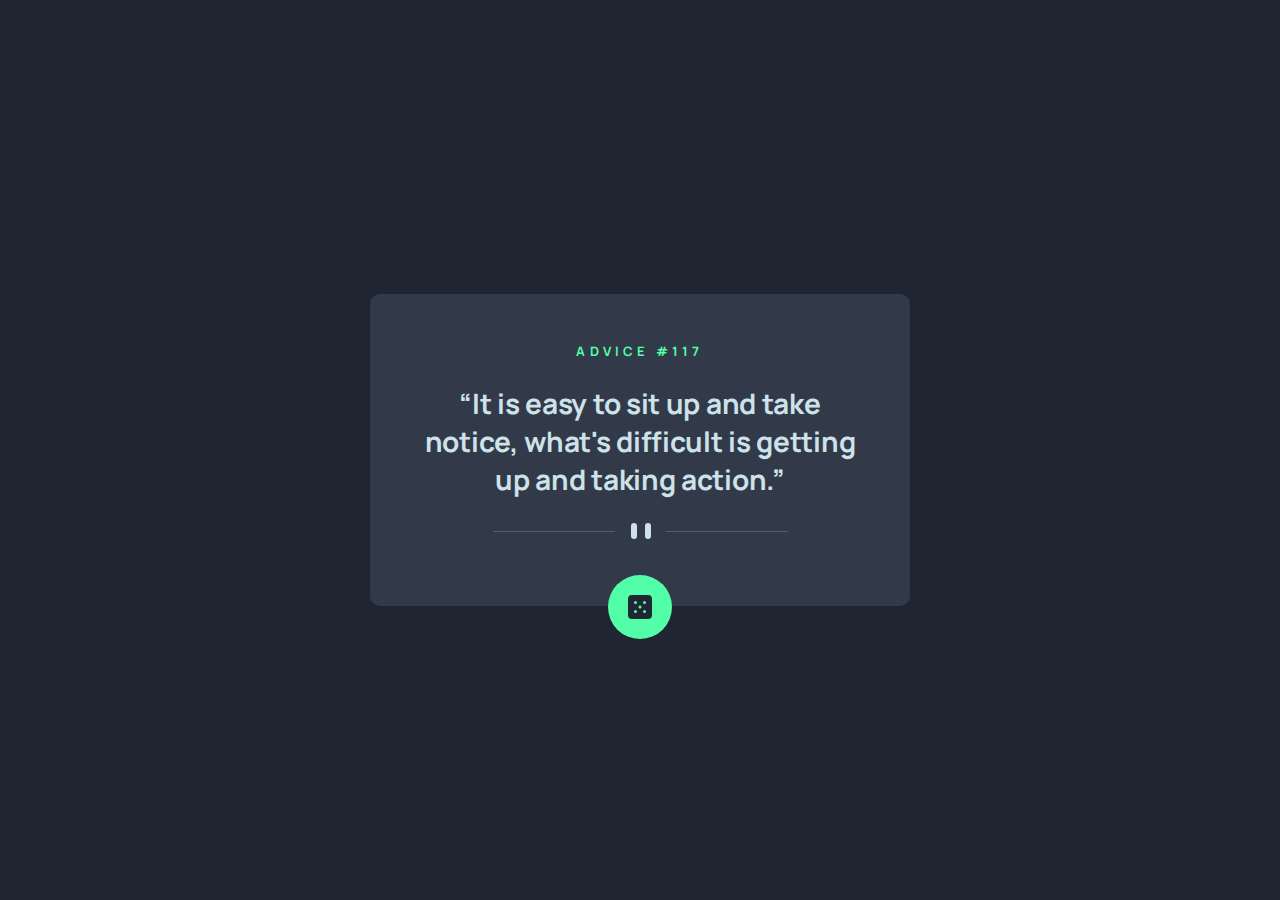
<file: advice-app/index.html>
<!DOCTYPE html>
<html lang="en">

<head>
  <meta charset="UTF-8">
  <meta name="viewport" content="width=device-width, initial-scale=1.0">
  <link rel="icon" type="image/png" sizes="32x32" href="./images/favicon-32x32.png">
  <link rel="stylesheet" href="./style.css">
  <script src="./app.js" defer></script>
  <title>Frontend Mentor | Advice generator app</title>
</head>

<body>

  <main>
    <div class="advice">
      <p class="advice__heading">ADVICE #<span class="advice__number">117</span></p>
      <h1 class="advice__quote">“It is easy to sit up and take notice, what's difficult is getting up and taking
        action.”</h1>
      <img src="./images/pattern-divider-mobile.svg" alt="divider" class="advice__divider">
      <div class="advice__change-quote">
        <img src="./images/icon-dice.svg" alt="dice" class="advice__dice">
      </div>
    </div>
  </main>

</body>

</html>
</file>
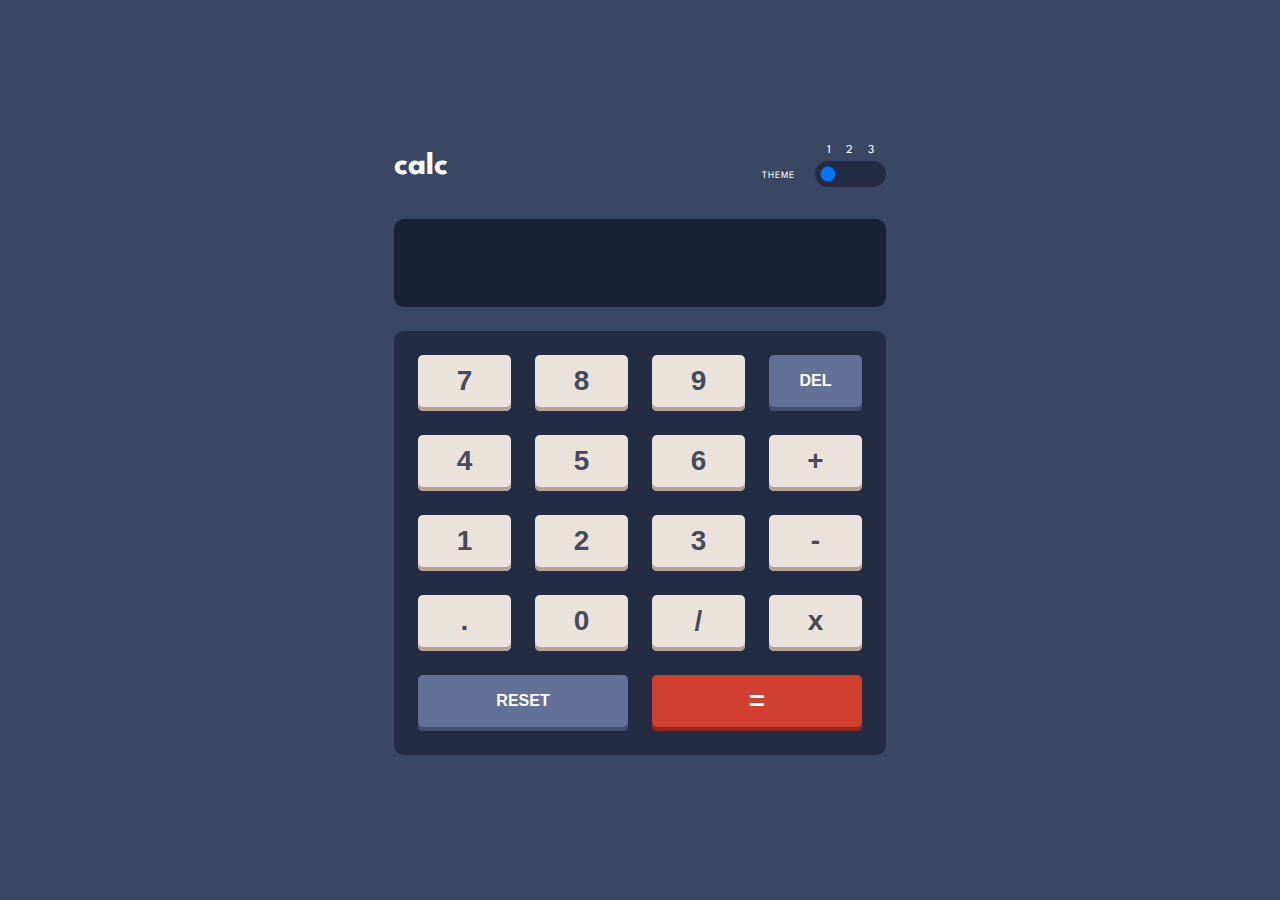
<file: calculator-app/index.html>
<!DOCTYPE html>
<html lang="en">

<head>
  <meta charset="UTF-8">
  <meta name="viewport" content="width=device-width, initial-scale=1.0">
  <link rel="icon" type="image/png" sizes="32x32" href="./images/favicon-32x32.png">
  <link rel="stylesheet" href="./style.css">
  <title>Frontend Mentor | Calculator app</title>
</head>

<body data-theme="dark">
  <main>
    <div class="calculator">
      <div class="themes">
        <h1>calc</h1>
        <div class="theme-selection">
          <p>Theme</p>
          <div class="choose">
            <div class="numbers">
              <span>1</span>
              <span>2</span>
              <span>3</span>
            </div>
            <input type="range" min="0" value="0" max="2" class="select-theme">
          </div>
        </div>
      </div>
      <div class="display">
        <p class="number"></p>
      </div>
      <div class="buttons">
        <button>7</button>
        <button>8</button>
        <button>9</button>
        <button class="delete misc">del</button>
        <button>4</button>
        <button>5</button>
        <button>6</button>
        <button class="operator">+</button>
        <button>1</button>
        <button>2</button>
        <button>3</button>
        <button class="operator">-</button>
        <button>.</button>
        <button>0</button>
        <button class="operator">/</button>
        <button class="operator">x</button>
        <button class="reset misc">reset</button>
        <button class="equal misc">=</button>
      </div>
    </div>
  </main>

  <script src="./app.js"></script>
</body>

</html>
</file>
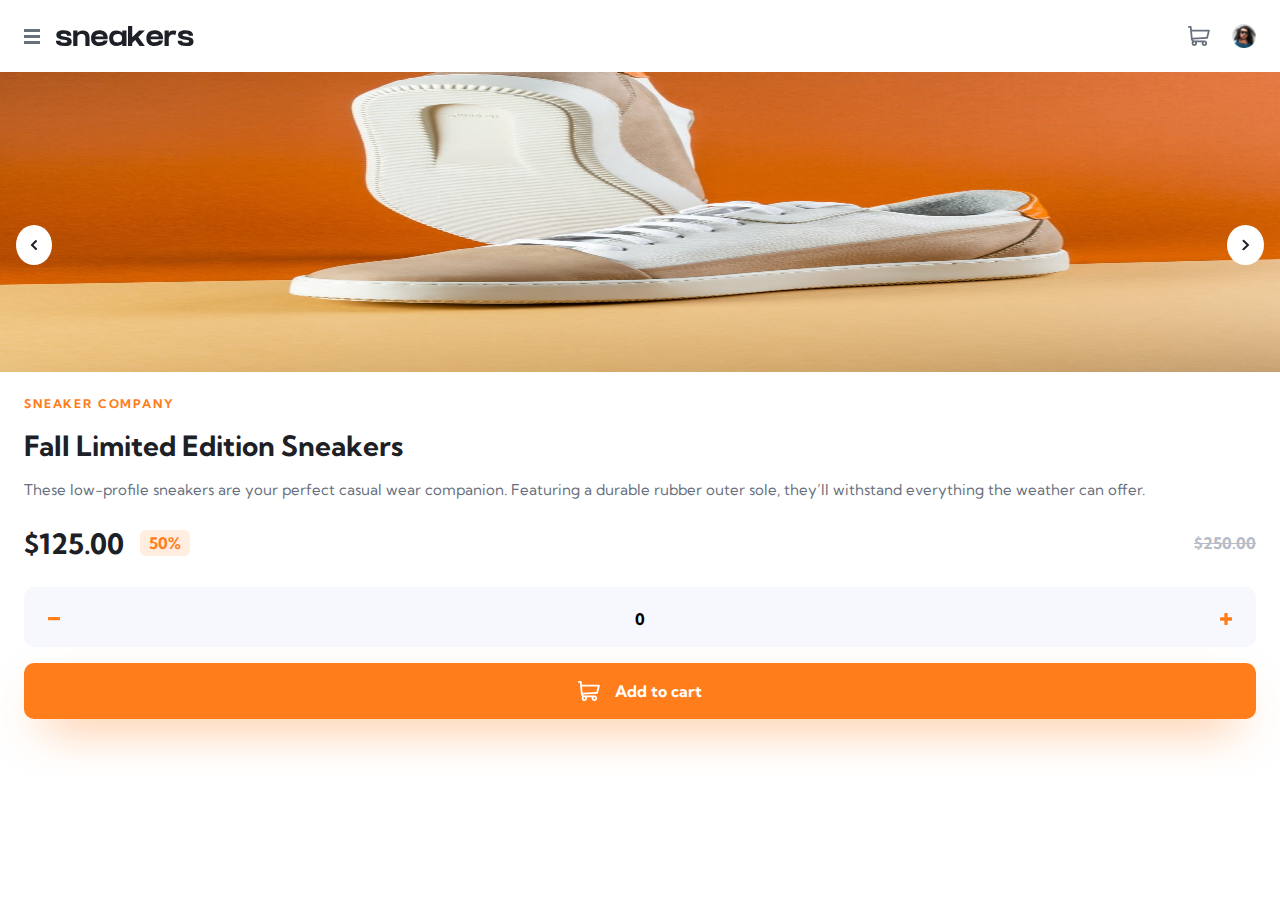
<file: ecommerce-product-page/index.html>
<!DOCTYPE html>
<html lang="en">

<head>
  <meta charset="UTF-8">
  <meta name="viewport" content="width=device-width, initial-scale=1.0">
  <link rel="icon" type="image/png" sizes="32x32" href="./images/favicon-32x32.png">
  <link rel="stylesheet" href="./style.css">
  <script src="./app.js" defer></script>
  <title>Frontend Mentor | E-commerce product page</title>
</head>

<body>
  <div class="overlay"></div>
  <nav class="navbar">
    <div class="navbar__burger">
      <span></span>
      <span></span>
      <span></span>
    </div>
    <img src="./images/logo.svg" alt="" class="navbar__logo">
    <ul class="navbar__nav">
      <li class="navbar__item"><a href="#" class="navbar__link">Collections</a></li>
      <li class="navbar__item"><a href="#" class="navbar__link">Men</a></li>
      <li class="navbar__item"><a href="#" class="navbar__link">Women</a></li>
      <li class="navbar__item"><a href="#" class="navbar__link">About</a></li>
      <li class="navbar__item"><a href="#" class="navbar__link">Contact</a></li>
    </ul>

    <ul class="navbar__mobile-nav ">
      <li class="navbar__item"><img src="./images/icon-close.svg" alt="close menu" class="navbar__close"></li>
      <li class="navbar__item"><a href="#" class="navbar__link">Collections</a></li>
      <li class="navbar__item"><a href="#" class="navbar__link">Men</a></li>
      <li class="navbar__item"><a href="#" class="navbar__link">Women</a></li>
      <li class="navbar__item"><a href="#" class="navbar__link">About</a></li>
      <li class="navbar__item"><a href="#" class="navbar__link">Contact</a></li>
    </ul>
    <div class="navbar__customer">
      <img src="./images/icon-cart.svg" alt="shopping cart" class="navbar__cart">
      <img src="./images/image-avatar.png" alt="user picture" class="navbar__account">
    </div>
  </nav>
  <div class="divider"></div>
  <section class="product">
    <div class="product__grid">
      <img src="./images/image-product-1.jpg" alt="product" class="product__img" hidden>
      <img src="./images/image-product-1.jpg" alt="product" class="product__img product__img--current">
      <img src="./images/image-product-2.jpg" alt="product" class="product__img">
      <img src="./images/image-product-3.jpg" alt="product" class="product__img">
      <img src="./images/image-product-4.jpg" alt="product" class="product__img">
    </div>
  

    <div class="product__slider-navigation">
      <img src="./images/icon-previous.svg" alt="previous slide" class="product__previous">
      <img src="./images/icon-next.svg" alt="next slide" class="product__next">
    </div>
    <div class="product__content">
      <p class="product__company">Sneaker Company</p>
      <h1 class="product__name">Fall Limited Edition Sneakers</h1>
      <p class="product__description">These low-profile sneakers are your perfect casual wear companion. Featuring a
        durable rubber outer sole, they’ll withstand everything the weather can offer.</p>
      <div class="product__pricing">
        <p class="product__discount-price">$125.00 <span class="product__discount">50%</span></p>
        <p class="product__original-price">$250.00</p>
      </div>
      <div class="product__quantity">
        <div class="product__counter">
          <button class="product__minus"><img src="./images/icon-minus.svg" alt="minus"></button>
          <input type="text" class="product__amount" placeholder="0" value="0">
          <button class="product__add"><img src="./images/icon-plus.svg" alt="plus"></button>
        </div>
        <button class="product__add-to-cart">
          <svg width="22" height="20" xmlns="http://www.w3.org/2000/svg" class="product__cart">
            <path
              d="M20.925 3.641H3.863L3.61.816A.896.896 0 0 0 2.717 0H.897a.896.896 0 1 0 0 1.792h1l1.031 11.483c.073.828.52 1.726 1.291 2.336C2.83 17.385 4.099 20 6.359 20c1.875 0 3.197-1.87 2.554-3.642h4.905c-.642 1.77.677 3.642 2.555 3.642a2.72 2.72 0 0 0 2.717-2.717 2.72 2.72 0 0 0-2.717-2.717H6.365c-.681 0-1.274-.41-1.53-1.009l14.321-.842a.896.896 0 0 0 .817-.677l1.821-7.283a.897.897 0 0 0-.87-1.114ZM6.358 18.208a.926.926 0 0 1 0-1.85.926.926 0 0 1 0 1.85Zm10.015 0a.926.926 0 0 1 0-1.85.926.926 0 0 1 0 1.85Zm2.021-7.243-13.8.81-.57-6.341h15.753l-1.383 5.53Z"
              fill-rule="nonzero" />
          </svg>
          Add to cart</button>
      </div>
    </div>
  </section>
 
</body>

</html>
</file>
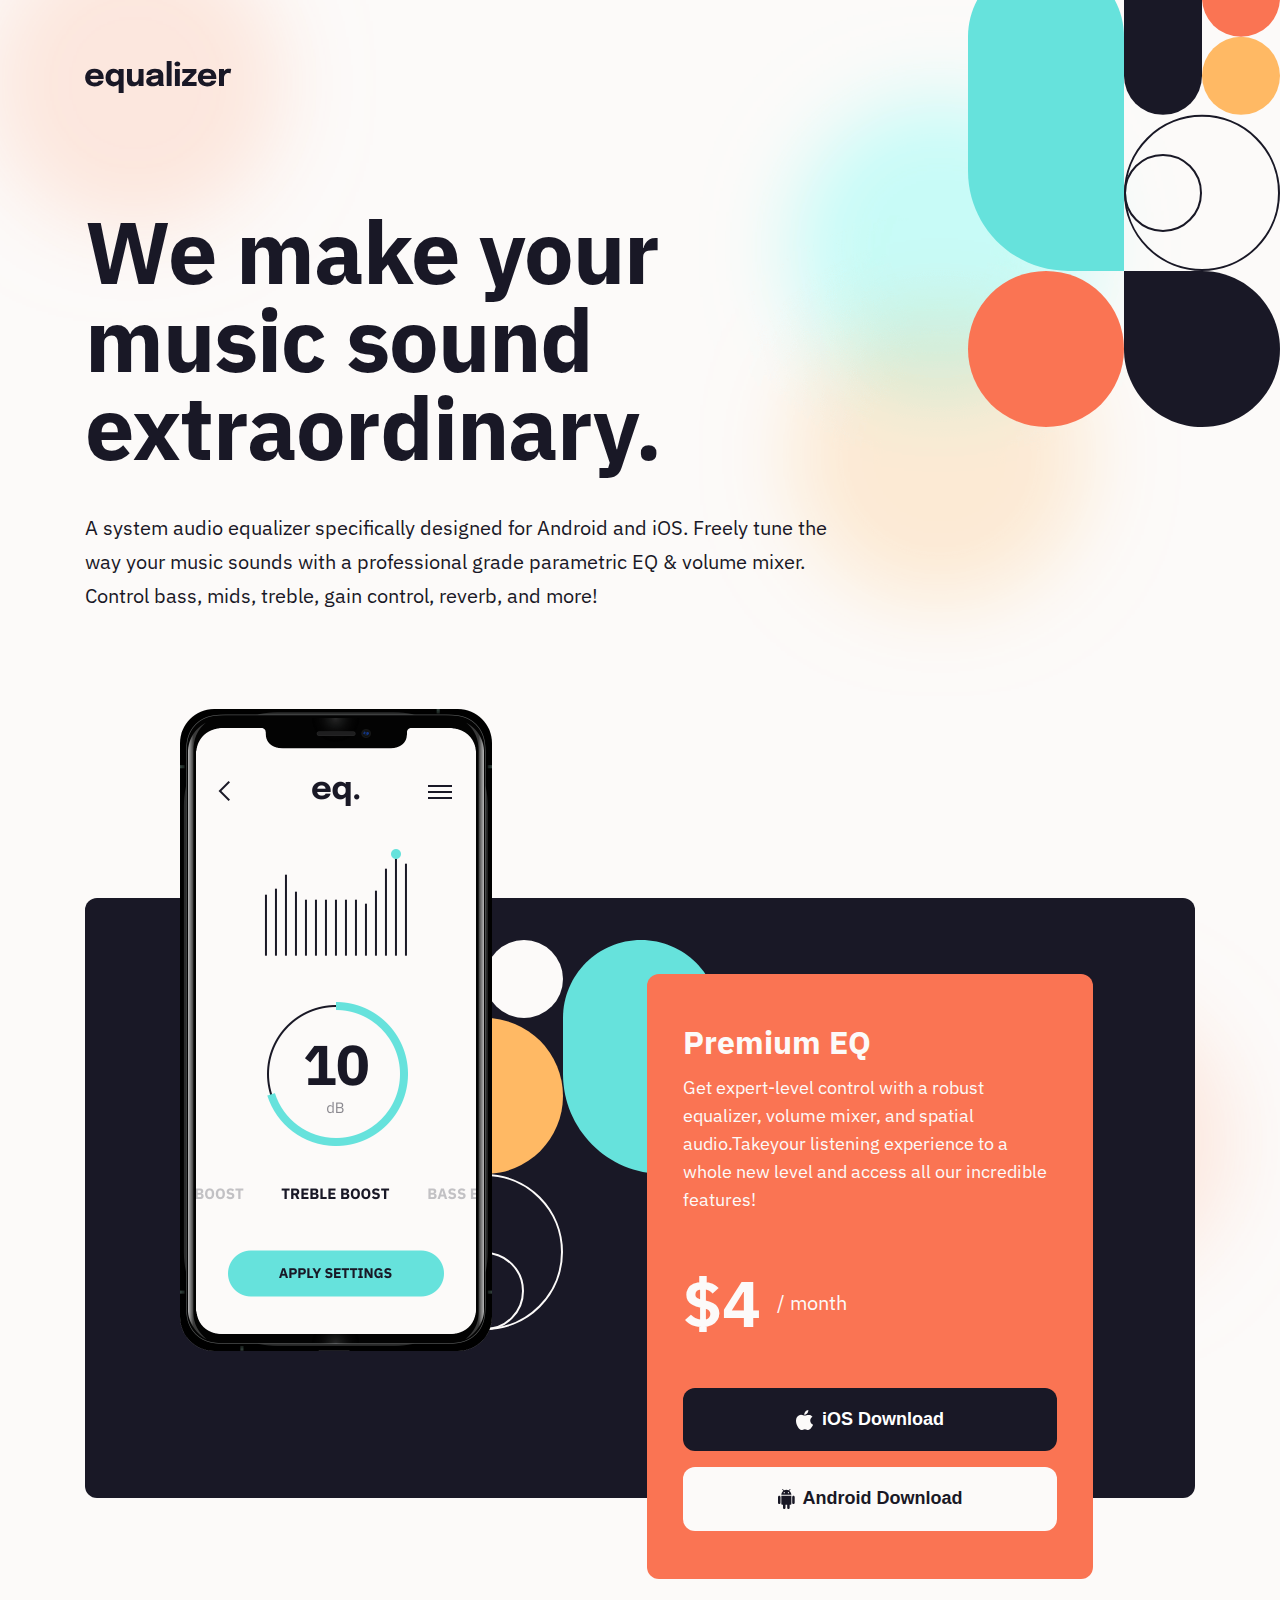
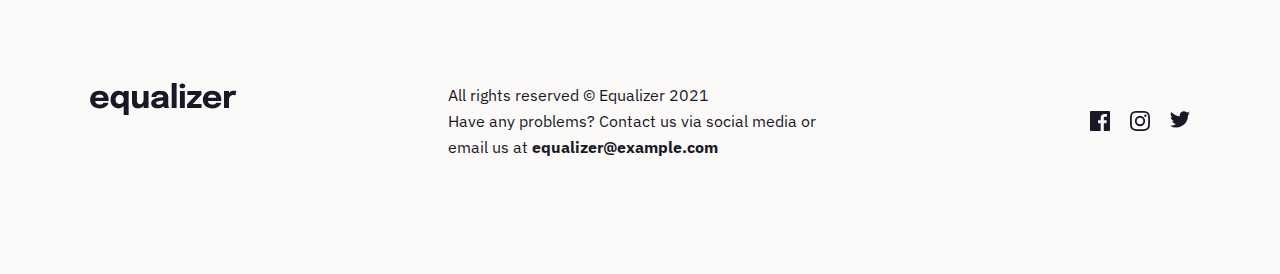
<file: equalizer-landing-page/index.html>
<!DOCTYPE html>
<html lang="en">

<head>
  <meta charset="UTF-8">
  <meta name="viewport" content="width=device-width, initial-scale=1.0">
  <link rel="icon" type="image/png" sizes="32x32" href="./assets/favicon-32x32.png">
  <link rel="stylesheet" href="./style.css">
  <title>Frontend Mentor | Equalizer landing page</title>
</head>

<body>
  <div class="bg-wrapper">
    <nav class="nav">
      <img src="./assets/logo.svg" alt="logo" class="logo">
    </nav>
    <main>
      <section class="hero">
        <div class="container">
          <div class="hero__content">
            <h1 class="hero__heading">We make your music sound extraordinary.</h1>
            <p class="hero__subheading">A system audio equalizer specifically designed for Android and iOS. Freely tune
              the
              way your music sounds with a professional grade parametric EQ & volume mixer. Control bass, mids, treble,
              gain
              control, reverb, and more!</p>
          </div>
          <section class="hero__features">
            <img src="./assets/bg-pattern-2.svg" alt="" class="bg-tablet">
            <div class="hero__grid">
              <div class="hero__grid-item ">
                <img src="./assets/illustration-app.png" alt="phone" class="hero__grid-item-img">
              </div>
              <div class="hero__grid-item">
                <div class="hero__grid-item-content">
                  <h2 class="hero__grid-item-heading">Premium EQ</h2>
                  <p class="hero__grid-item-desc">Get expert-level control with a robust equalizer, volume mixer, and
                    spatial audio.Takeyour listening experience to a whole new level and access all our incredible
                    features!</p>
                  <div class="hero__grid-item-pricing">
                    <p class="hero__grid-item-price">$4<span class="hero__grid-item-plan">/ month</span></p>
                  </div>
                  <button class="btn btn--dark">
                    <img src="./assets/icon-apple.svg" alt="apple icon" class="btn__img">
                    <p class="btn__desc">iOS Download</p>
                  </button>
                  <button class="btn btn--white">
                    <img src="./assets/icon-android.svg" alt="apple icon" class="btn__img">
                    <p class="btn__desc">Android Download</p>
                  </button>
                </div>
              </div>
            </div>
          </section>
        </div>
      </section>
    </main>
  </div>
  <footer>
    <div class="container">
      <img src="./assets/logo.svg" alt="logo" class="logo">
      <div class="contact-us">
        <p class="contact">All rights reserved © Equalizer 2021<br>
          Have any problems? Contact us via social media or email us at <span
            class="contact__highlight">equalizer@example.com</span></p>
        <div class="icons">
          <svg width="20" height="20" xmlns="http://www.w3.org/2000/svg" class="icons__icon">
            <path
              d="M18.896 0H1.104C.494 0 0 .494 0 1.104v17.793C0 19.506.494 20 1.104 20h9.58v-7.745H8.076V9.237h2.606V7.01c0-2.583 1.578-3.99 3.883-3.99 1.104 0 2.052.082 2.329.119v2.7h-1.598c-1.254 0-1.496.597-1.496 1.47v1.928h2.989l-.39 3.018h-2.6V20h5.098c.608 0 1.102-.494 1.102-1.104V1.104C20 .494 19.506 0 18.896 0Z" />
          </svg>
          <svg width="20" height="20" xmlns="http://www.w3.org/2000/svg" class="icons__icon">
            <path
              d="M10 1.802c2.67 0 2.987.01 4.042.059 2.71.123 3.975 1.409 4.099 4.099.048 1.054.057 1.37.057 4.04 0 2.672-.01 2.988-.057 4.042-.124 2.687-1.387 3.975-4.1 4.099-1.054.048-1.37.058-4.041.058-2.67 0-2.987-.01-4.04-.058-2.718-.124-3.977-1.416-4.1-4.1-.048-1.054-.058-1.37-.058-4.041 0-2.67.01-2.986.058-4.04.124-2.69 1.387-3.977 4.1-4.1 1.054-.048 1.37-.058 4.04-.058ZM10 0C7.284 0 6.944.012 5.877.06 2.246.227.227 2.242.061 5.877.01 6.944 0 7.284 0 10s.012 3.057.06 4.123c.167 3.632 2.182 5.65 5.817 5.817 1.067.048 1.407.06 4.123.06s3.057-.012 4.123-.06c3.629-.167 5.652-2.182 5.816-5.817.05-1.066.061-1.407.061-4.123s-.012-3.056-.06-4.122C19.777 2.249 17.76.228 14.124.06 13.057.01 12.716 0 10 0Zm0 4.865a5.135 5.135 0 1 0 0 10.27 5.135 5.135 0 0 0 0-10.27Zm0 8.468a3.333 3.333 0 1 1 0-6.666 3.333 3.333 0 0 1 0 6.666Zm5.338-9.87a1.2 1.2 0 1 0 0 2.4 1.2 1.2 0 0 0 0-2.4Z" />
          </svg>
          <svg width="20" height="17" xmlns="http://www.w3.org/2000/svg" class="icons__icon">
            <path
              d="M20 2.172a8.192 8.192 0 0 1-2.357.646 4.11 4.11 0 0 0 1.805-2.27 8.22 8.22 0 0 1-2.606.996A4.096 4.096 0 0 0 13.847.248c-2.65 0-4.596 2.472-3.998 5.037A11.648 11.648 0 0 1 1.392 1a4.109 4.109 0 0 0 1.27 5.478 4.086 4.086 0 0 1-1.858-.513c-.045 1.9 1.318 3.679 3.291 4.075a4.113 4.113 0 0 1-1.853.07 4.106 4.106 0 0 0 3.833 2.849A8.25 8.25 0 0 1 0 14.658a11.616 11.616 0 0 0 6.29 1.843c7.618 0 11.923-6.434 11.663-12.205A8.354 8.354 0 0 0 20 2.172Z" />
          </svg>
        </div>
      </div>
    </div>
  </footer>
</body>

</html>
</file>
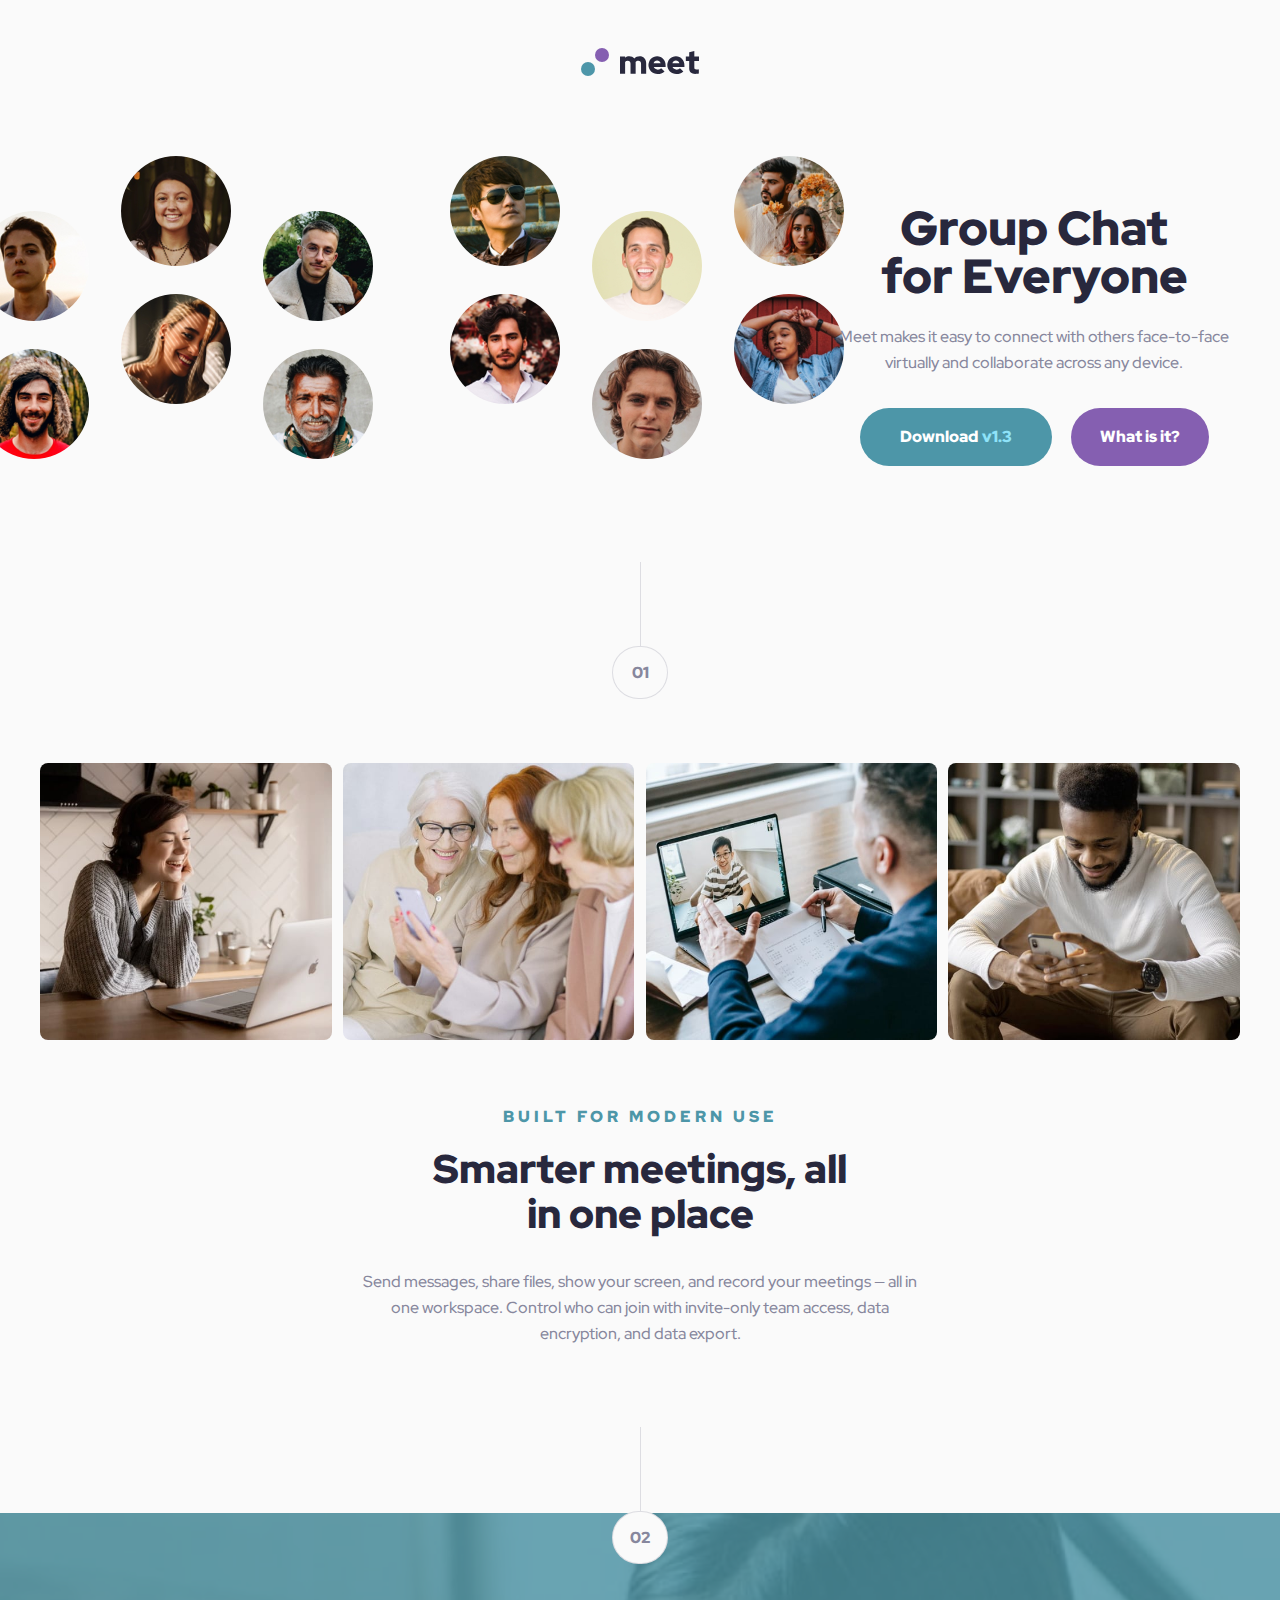
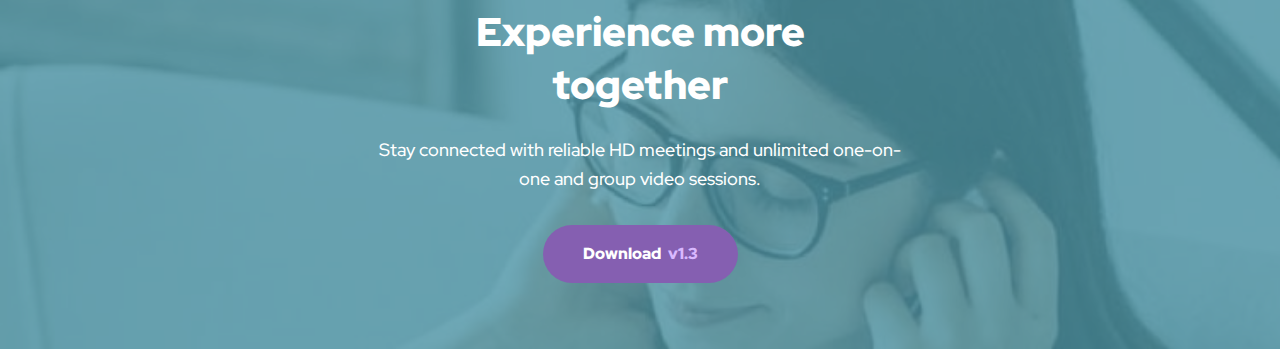
<file: meet-landing-page/index.html>
<!DOCTYPE html>
<html lang="en">

<head>
  <meta charset="UTF-8">
  <meta name="viewport" content="width=device-width, initial-scale=1.0">
  <link rel="icon" type="image/png" sizes="32x32" href="./assets/favicon-32x32.png">
  <link rel="stylesheet" href="./style.css">
  <title>Frontend Mentor | Meet landing page</title>
</head>

<body>
  <main>
    <img src="./assets/logo.svg" alt="" class="logo">
    <section class="hero">
      <img src="./assets/desktop/image-hero-left.png" alt="people" class="hero__img">
      <div class="hero__content">
        <h1 class="hero__heading">Group Chat<br>for Everyone</h1>
        <p class="hero__subheading"> Meet makes it easy to connect with others face-to-face virtually and collaborate
          across any device.</p>
        <button class="btn btn--primary">Download<span class="btn__version">v1.3</span></button>
        <button class="btn btn--secondary">What is it?</button>
      </div>
      <img src="./assets/desktop/image-hero-right.png" alt="people" class="hero__img">
    </section>
    <div class="divider one">
      <span class="divider__line"></span>
      <span class="divider__number">01</span>
    </div>
    <section class="meeting">
      <div class="container">
        <div class="meeting__grid">
          <img src="./assets/desktop/image-woman-in-videocall.jpg" alt="woman in videocall" class="meeting__grid-img">
          <img src="./assets/desktop/image-women-videochatting.jpg" alt="woman video chatting"
            class="meeting__grid-img">
          <img src="./assets/desktop/image-men-in-meeting.jpg" alt="man in meeting" class="meeting__grid-img">
          <img src="./assets/desktop/image-man-texting.jpg" alt="man texting" class="meeting__grid-img">
        </div>
        <div class="meeting__content">
          <h3 class="meeting__subheading">Built for modern use</h3>
          <h2 class="meeting__heading">Smarter meetings, all in one place</h2>
          <p class="meeting__desc">Send messages, share files, show your screen, and record your meetings — all in one
            workspace. Control who can join with invite-only team access, data encryption, and data export.</p>
        </div>
      </div>
    </section>
    <div class="divider two">
      <span class="divider__line"></span>
      <span class="divider__number">02</span>
    </div>
  </main>
  <footer class="experience">
    <div class="overlay"></div>
    <div class="container">
      <h2 class="experience__heading">Experience more together</h2>
      <p class="experience__desc">Stay connected with reliable HD meetings and unlimited one-on-one and group video
        sessions.</p>
      <button class="btn btn--secondary">Download <span class="btn__version">v1.3</button>
    </div>
  </footer>
</body>

</html>
</file>
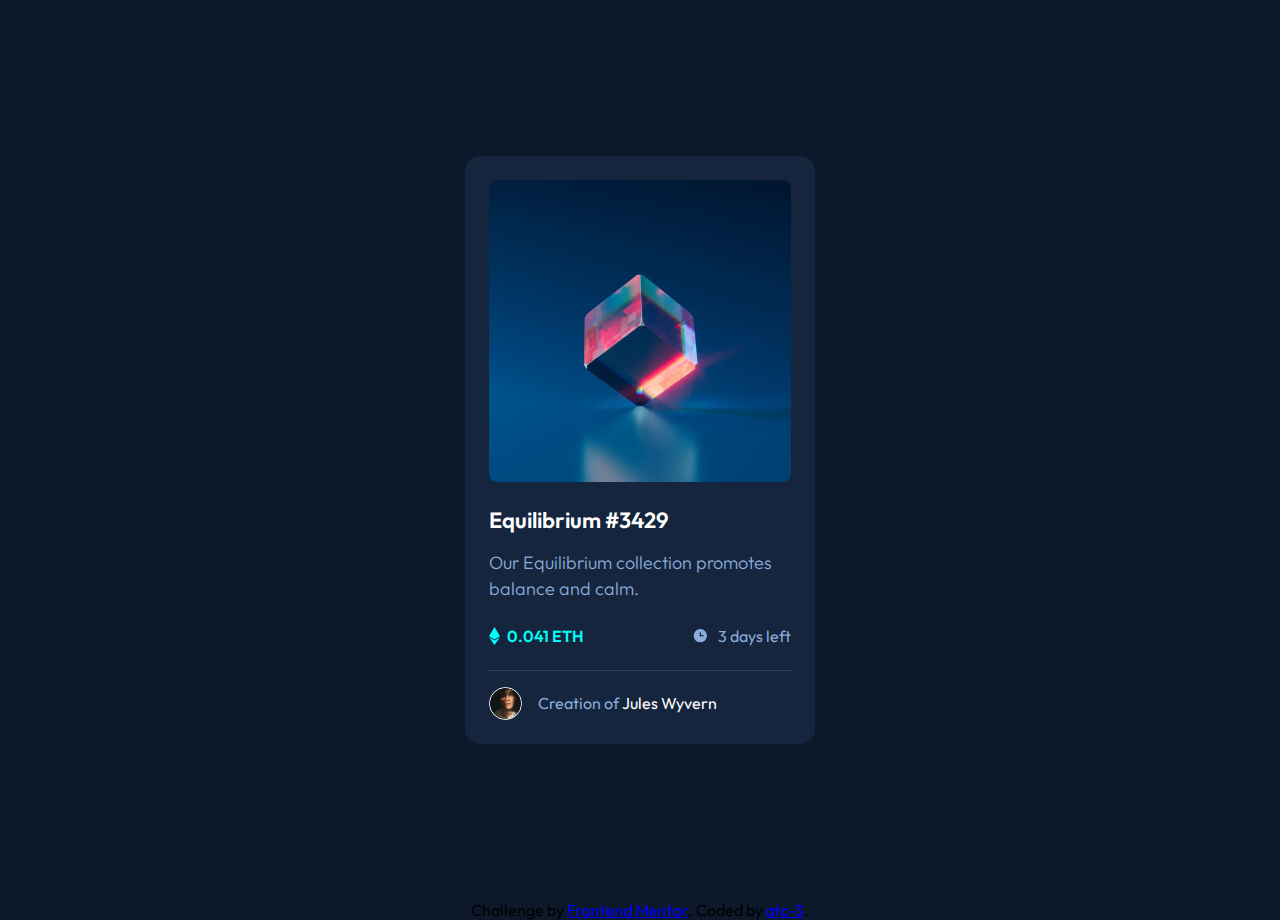
<file: nft-preview-card/index.html>
<!DOCTYPE html>
<html lang="en">

<head>
  <meta charset="UTF-8">
  <meta name="viewport" content="width=device-width, initial-scale=1.0">
  <link rel="icon" type="image/png" sizes="32x32" href="./images/favicon-32x32.png">
  <link rel="stylesheet" href="./style.css">
  <title>Frontend Mentor | NFT preview card component</title>
</head>

<body>
  <main>
    <div class="card">
      <div class="card__img-wrapper">
        <img src="./images/image-equilibrium.jpg" alt="nft image" class="card__img">
        <div class="card__img-overlay">
          <img src="./images/icon-view.svg" alt="view icon" class="card__view-icon">
        </div>
      </div>
      <div class="card__content">
        <h1 class="card__title"><a href="#" class="card__link">Equilibrium #3429</a></h1>
        <p class="card__description">Our Equilibrium collection promotes balance and calm.</p>
        <div class="card__price-section">
          <div class="card__price-info">
            <img src="./images/icon-ethereum.svg" alt="ethereum icon" class="card__eth-icon">
            <p class="card__price">0.041 ETH</p>
          </div>
          <div class="card__expiration">
            <img src="./images/icon-clock.svg" alt="clock icon" class="card__clock-icon">
            <p class="card__time-left">3 days left</p>
          </div>
        </div>
        <span class="divider"></span>
        <div class="card__creator">
          <img src="./images/image-avatar.png" alt="creater image" class="card__creator-img">
          <p class="card__creator-name"> Creation of <a href="#" class="card__creator-highlight card__link">Jules
              Wyvern</a></p>
        </div>
      </div>
    </div>
  </main>

  <div class="attribution">
    Challenge by <a href="https://www.frontendmentor.io?ref=challenge" target="_blank">Frontend Mentor</a>.
    Coded by <a href="#">atc-3</a>.
  </div>
</body>

</html>
</file>
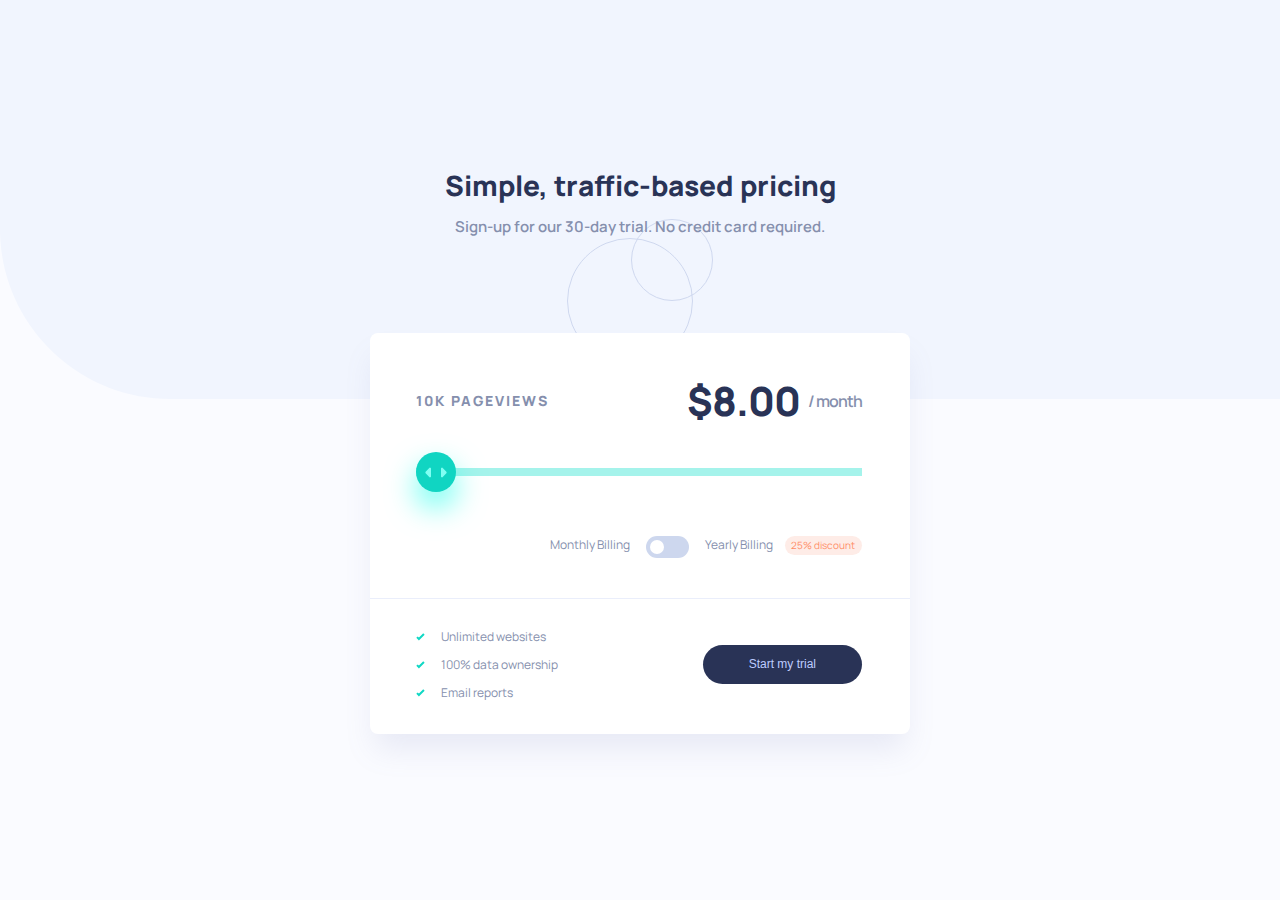
<file: pricing-component/index.html>
<!DOCTYPE html>
<html lang="en">

<head>
  <meta charset="UTF-8">
  <meta name="viewport" content="width=device-width, initial-scale=1.0">
  <link rel="icon" type="image/png" sizes="32x32" href="./images/favicon-32x32.png">
  <link rel="stylesheet" href="./style.css">
  <title>Frontend Mentor | Interactive pricing component</title>
</head>

<body>
  <main class="pricing">
    <h1 class="pricing__heading"> Simple, traffic-based pricing</h1>
    <p class="pricing__text">Sign-up for our 30-day trial. No credit card required.</p>
    <div class="pricing__component">
      <div class="top">
        <div class="pricing__cost">
          <p class="pricing__views">10k Pageviews</p>
          <p class="pricing__price">$8.00 <span class="pricing__plan">/ month</span></p>
          <input type="range" min="0" max="4" value="0" class="pricing__slider">
        </div>
        <div class="pricing__billing">
          <p class="pricing__monthly"> Monthly Billing</p>
          <label class="switch">
            <input type="checkbox" class="switch__input">
            <span class="switch__toggle round"></span>
          </label>
          <p class="pricing__yearly">Yearly Billing <span class="pricing__discount"> 25% discount</span></p>
        </div>
      </div>
      <div class="divider"></div>
      <div class="bottom">
        <ul class="pricing__list">
          <li class="pricing__list-item">
            <img src="./images/icon-check.svg" alt="checkmark" class="pricing__check">
            <p class="pricing__list-text">Unlimited websites</p>
          </li>
          <li class="pricing__list-item">
            <img src="./images/icon-check.svg" alt="checkmark" class="pricing__check">
            <p class="pricing__list-text">100% data ownership</p>
          </li>
          <li class="pricing__list-item">
            <img src="./images/icon-check.svg" alt="checkmark" class="pricing__check">
            <p class="pricing__list-text">Email reports</p>
          </li>
        </ul>
        <button class="pricing__free-trial">Start my trial</button>
      </div>
    </div>
  </main>
  <script src="./app.js"></script>
</body>

</html>
</file>
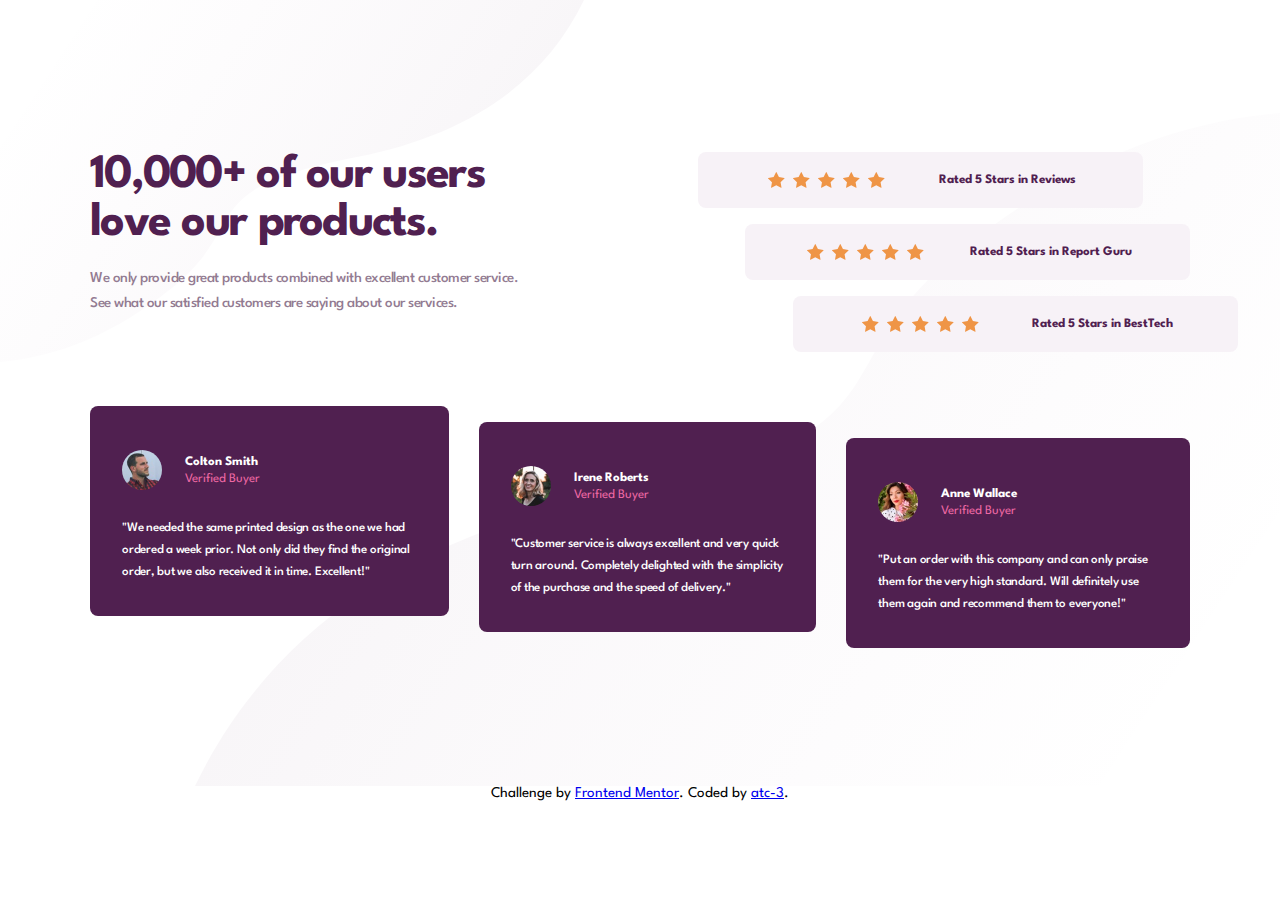
<file: social-proof/index.html>
<!DOCTYPE html>
<html lang="en">

<head>
  <meta charset="UTF-8" />
  <meta name="viewport" content="width=device-width, initial-scale=1.0" />
  <link rel="icon" type="image/png" sizes="32x32" href="./images/favicon-32x32.png" />
  <link rel="stylesheet" href="./style.css">
  <title>Frontend Mentor | Social proof section</title>

</head>

<body>

  <main>
    <div class="container">
      <section class="product">
        <div class="product__content">
          <h1 class="product__title"> 10,000+ of our users love our products.</h1>
          <p class="product__subtitle">We only provide great products combined with excellent customer service.
            See what our satisfied customers are saying about our services.</p>
        </div>
        <div class="product__ratings">
          <div class="rating">
            <div class="rating__stars">
              <img src="./images/icon-star.svg" alt="star icon" class="rating__star">
              <img src="./images/icon-star.svg" alt="star icon" class="rating__star">
              <img src="./images/icon-star.svg" alt="star icon" class="rating__star">
              <img src="./images/icon-star.svg" alt="star icon" class="rating__star">
              <img src="./images/icon-star.svg" alt="star icon" class="rating__star">
            </div>
            <p class="rating__description"> Rated 5 Stars in Reviews</p>
          </div>
          <div class="rating">
            <div class="rating__stars">
              <img src="./images/icon-star.svg" alt="star icon" class="rating__star">
              <img src="./images/icon-star.svg" alt="star icon" class="rating__star">
              <img src="./images/icon-star.svg" alt="star icon" class="rating__star">
              <img src="./images/icon-star.svg" alt="star icon" class="rating__star">
              <img src="./images/icon-star.svg" alt="star icon" class="rating__star">
            </div>
            <p class="rating__description"> Rated 5 Stars in Report Guru</p>
          </div>
          <div class="rating">
            <div class="rating__stars">
              <img src="./images/icon-star.svg" alt="star icon" class="rating__star">
              <img src="./images/icon-star.svg" alt="star icon" class="rating__star">
              <img src="./images/icon-star.svg" alt="star icon" class="rating__star">
              <img src="./images/icon-star.svg" alt="star icon" class="rating__star">
              <img src="./images/icon-star.svg" alt="star icon" class="rating__star">
            </div>
            <p class="rating__description"> Rated 5 Stars in BestTech </p>
          </div>
        </div>
      </section>
      <section class="reviews">
        <div class="card">
          <div class="card__author">
            <img src="./images/image-colton.jpg" alt="author image" class="card__img">
            <div class="card__info">
              <p class="card__name">Colton Smith</p>
              <p class="card__status"> Verified Buyer</p>
            </div>
          </div>
          <p class="card__testimonial">
            "We needed the same printed design as the one we had ordered a week prior.
            Not only did they find the original order, but we also received it in time.
            Excellent!"</p>
        </div>
        <div class="card">
          <div class="card__author">
            <img src="./images/image-irene.jpg" alt="author image" class="card__img">
            <div class="card__info">
              <p class="card__name"> Irene Roberts</p>
              <p class="card__status"> Verified Buyer</p>
            </div>
          </div>
          <p class="card__testimonial">
            "Customer service is always excellent and very quick turn around. Completely
            delighted with the simplicity of the purchase and the speed of delivery."</p>
        </div>
        <div class="card">
          <div class="card__author">
            <img src="./images/image-anne.jpg" alt="author image" class="card__img">
            <div class="card__info">
              <p class="card__name"> Anne Wallace</p>
              <p class="card__status"> Verified Buyer</p>
            </div>
          </div>
          <p class="card__testimonial">
            "Put an order with this company and can only praise them for the very high
            standard. Will definitely use them again and recommend them to everyone!"</p>
        </div>
      </section>
    </div>
  </main>

  <div class="attribution">
    Challenge by
    <a href="https://www.frontendmentor.io?ref=challenge" target="_blank">Frontend Mentor</a>. Coded by <a href="#">atc-3</a>.
  </div>
</body>

</html>
</file>
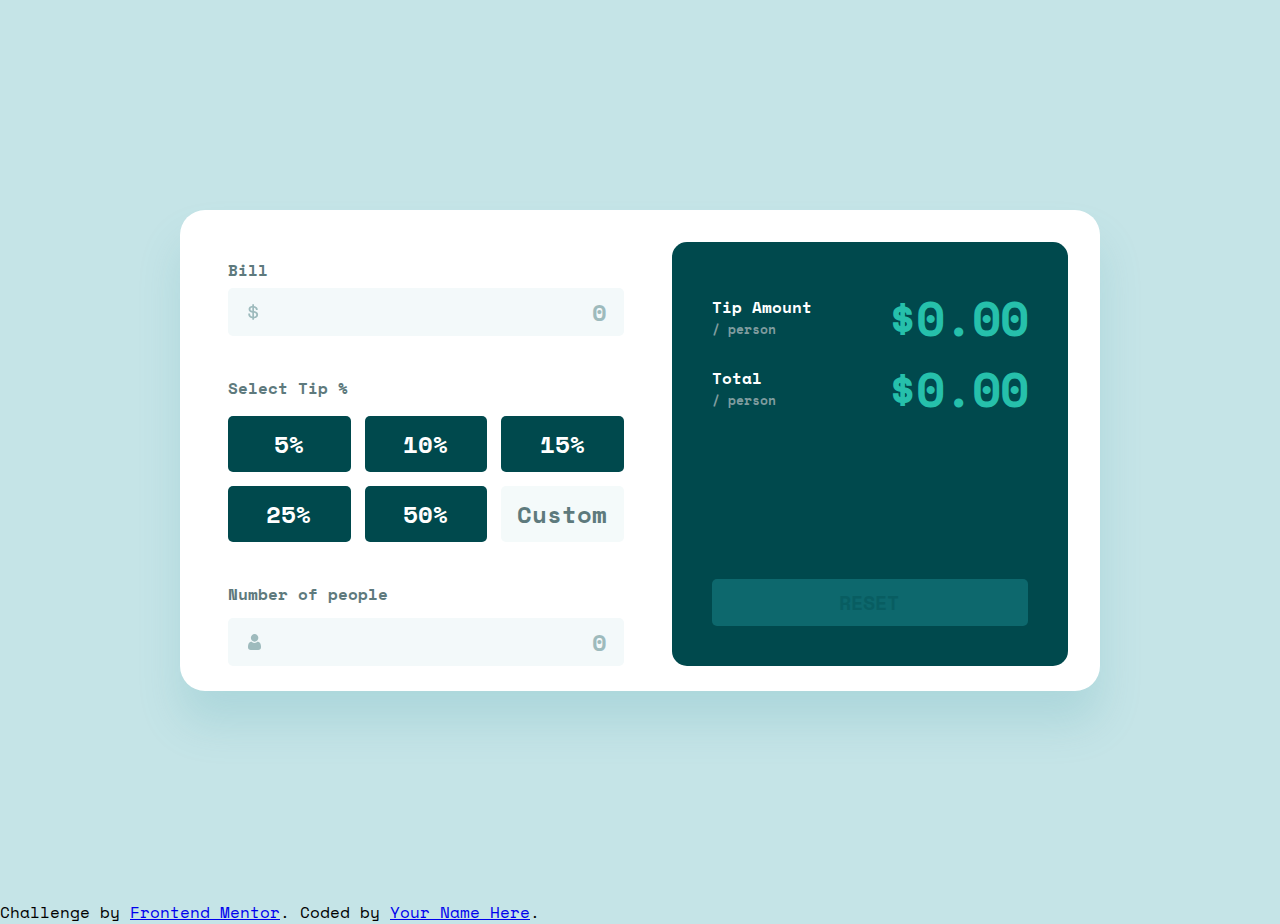
<file: tip-calculator/index.html>
<!DOCTYPE html>
<html lang="en">

<head>
  <meta charset="UTF-8">
  <meta name="viewport" content="width=device-width, initial-scale=1.0">
  <link rel="icon" type="image/png" sizes="32x32" href="./images/favicon-32x32.png">
  <link rel="stylesheet" href="./style.css">
  <title>Frontend Mentor | Tip calculator app</title>
</head>

<body>
  <main>
    <div class="tip">
      <div class="tip__info">
        <div class="tip__bill">
          <div class="text-wrapper">
            <p class="tip__bill-heading heading">Bill</p>
            <p class="error">Cant be zero</p>
          </div>
          <div class="tip__input-wrapper">
            <input type="text" class="tip__bill-input" placeholder="0">
            <img src="./images/icon-dollar.svg" alt="dollar icon" class="tip__icon">
          </div>
        </div>
        <div class="tip__selection">
          <p class="tip__selection-heading heading">Select Tip %</p>
          <div class="tip__grid">
            <button class="tip__amount" value="0.05" data-id="1">5%</button>
            <button class="tip__amount" value="0.10" data-id="2">10%</button>
            <button class="tip__amount" value="0.15" data-id="3">15%</button>
            <button class="tip__amount" value="0.25" data-id="4">25%</button>
            <button class="tip__amount" value="0.50" data-id="5">50%</button>
            <button class="tip__amount tip__amount--custom" value="" data-id="6">Custom</button>
          </div>
        </div>
        <div class="tip__people">
          <div class="text-wrapper">
          <p class="tip__people-heading heading">Number of people</p>
          <p class="error">Cant be zero</p>
          </div>
          <div class="tip__input-wrapper">
            <input type="text" class="tip__number-of-people" placeholder="0">
            <img src="./images/icon-person.svg" alt="person icon" class="tip__icon">
          </div>
        </div>
      </div>
      <div class="tip__total-info">
        <div class="tip__amount-per-person">
          <p class="tip__person-amount-heading">Tip Amount<span class="tip__person">/ person</span></p>
          <p class="tip__person-amount">$0.00</p>
        </div>
        <div class="tip__total">
          <p class="tip__person-total-heading">Total<span class="tip__person">/ person</span></p>
          <p class="tip__person-amount">$0.00</p>
        </div>
        <button class="tip__reset"><span>Reset</span></button>
      </div>
    </div>
  </main>

  <div class="attribution">
    Challenge by <a href="https://www.frontendmentor.io?ref=challenge" target="_blank">Frontend Mentor</a>.
    Coded by <a href="#">Your Name Here</a>.
  </div>
  <script src="./app.js"></script>
</body>

</html>
</file>
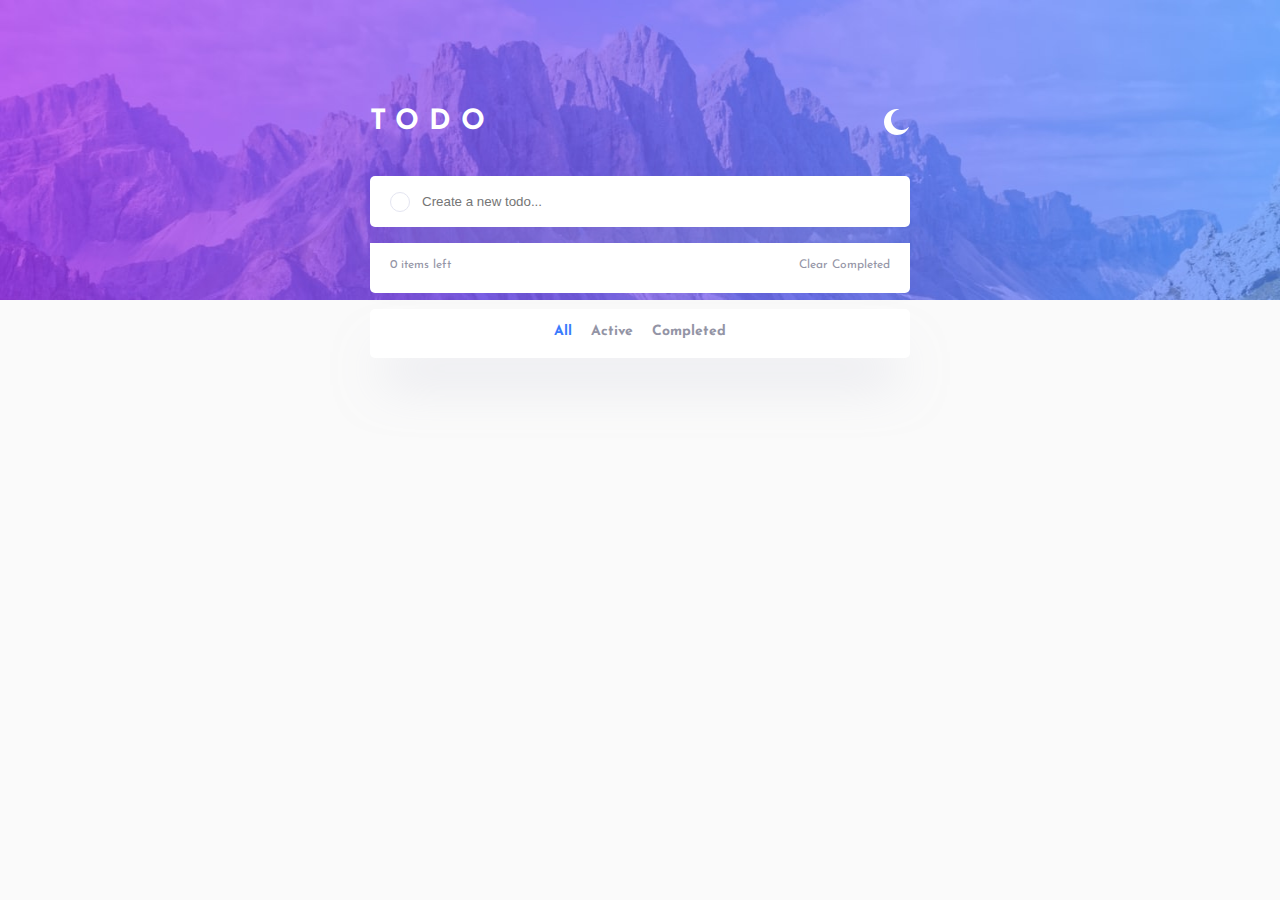
<file: todo-app/index.html>
<!DOCTYPE html>
<html lang="en">

<head>
  <meta charset="UTF-8">
  <meta name="viewport" content="width=device-width, initial-scale=1.0">
  <link rel="icon" type="image/png" sizes="32x32" href="./images/favicon-32x32.png">
  <link rel="stylesheet" href="./style.css">
  <script type="module" src="./app.js" defer></script>
  <title>Frontend Mentor | Todo app</title>
</head>

<body data-theme="light">
  <main>
    <div class="todo">
      <div class="todo__header">
        <h1 class="todo__heading">Todo</h1>
        <img src="./images/icon-moon.svg" alt="" class="todo__theme">
      </div>
      <div class="todo__todo-wrapper">
        <div class="todo__bullet"></div>
        <input type="text" class="todo__create-todo" placeholder="Create a new todo...">
      </div>
      <ul class="todo__list">
      
      </ul>
      <div class="todo__footer">
        <p class="todo__todos-left">0 items left</p>
        <ul class="todo__states">
          <li class="todo__all todo--selected">All</li>
          <li class="todo__active">Active</li>
          <li class="todo__completed">Completed</li>
        </ul>
        <p class="todo__clear">Clear Completed</p>
      </div>
    </div>
  </main>
</body>

</html>
</file>
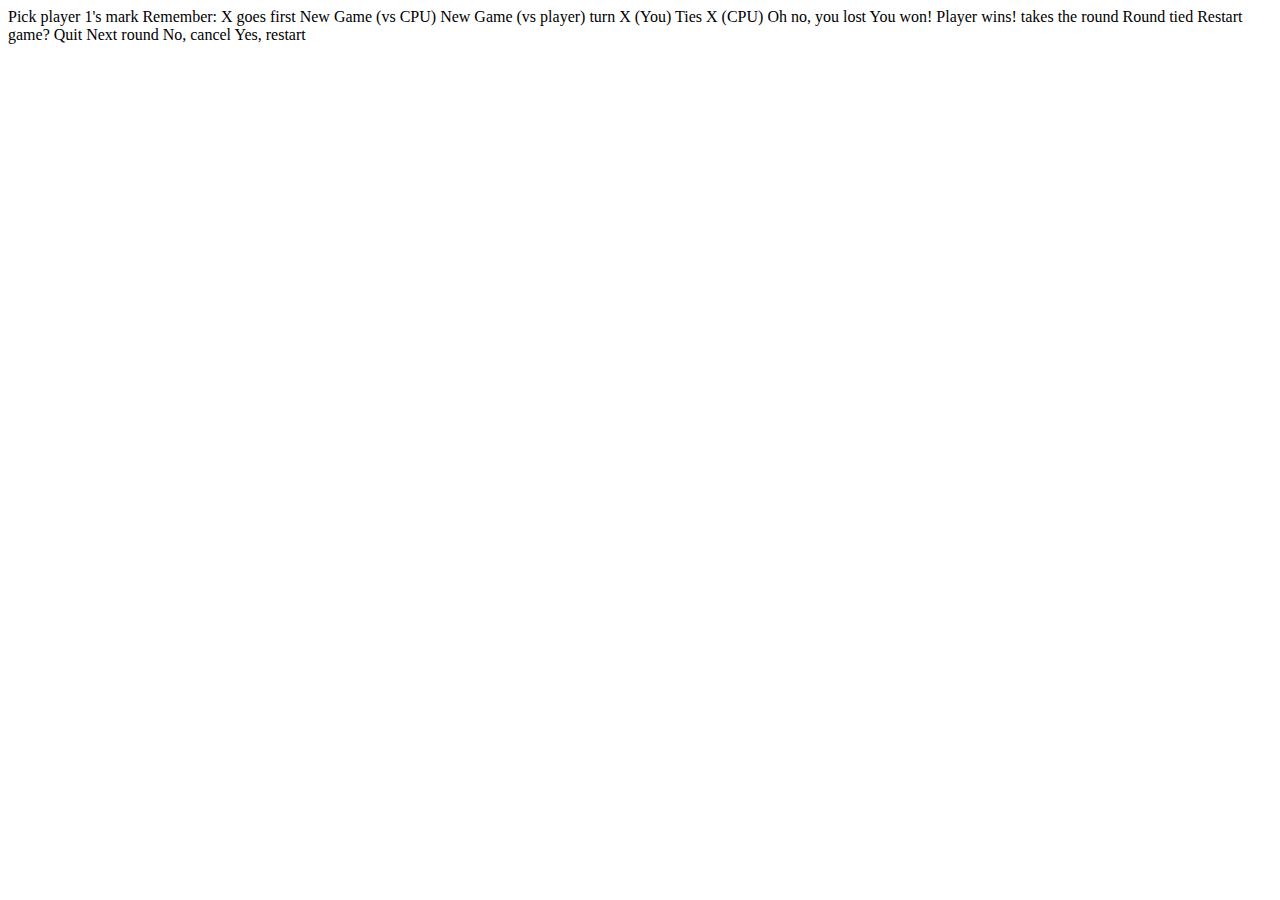
<file: tic-tac-toe/src/index.html>
<!DOCTYPE html>
<html lang="en">
<head>
  <meta charset="UTF-8">
  <meta name="viewport" content="width=device-width, initial-scale=1.0">

  <link rel="icon" type="image/png" sizes="32x32" href="./assets/favicon-32x32.png">
  
  <title>Frontend Mentor | Tic Tac Toe</title>
</head>
<body>

  <!-- New game menu start -->

  Pick player 1's mark
  Remember: X goes first

  New Game (vs CPU)
  New Game (vs player)

  <!-- New game menu end -->

  <!-- Game board start -->

  <!-- x/o icon --> turn

  X (You) <!-- Your score -->
  Ties <!-- Ties score -->
  X (CPU) <!-- CPU score -->

  Oh no, you lost
  You won!
  Player <!-- 1/2 --> wins!

  <!-- x/o icon --> takes the round
  Round tied
  Restart game?

  Quit
  Next round
  No, cancel
  Yes, restart

  <!-- Game board end -->

</body>
</html>
</file>
<file: advice-app/style.css>
@import url('https://fonts.googleapis.com/css2?family=Manrope:wght@800&display=swap');

 * {
     margin: 0;
     padding: 0;
     box-sizing: border-box;
 }

 html {
     height: 100%;
 }

 body {
     font-family: 'Manrope', sans-serif;
     background: hsl(218, 23%, 16%);
     padding: 0 16px;
 }


 .advice {
     max-width: 540px;
     margin: 0 auto;
     background: hsl(217, 19%, 24%);
     padding: 40px 24px 52px 24px;
     text-align: center;
     margin-top: 120px;
     border-radius: 10px;
     position: relative;
 }

 .advice__heading {
     color: hsl(150, 100%, 66%);
     font-size: 11px;
     font-weight: bold;
     letter-spacing: 3.46px;
     margin-bottom: 24px;
 }

 .advice__quote {
     font-size: 24px;
     color: hsl(193, 38%, 86%);
     letter-spacing: -0.26px;
     margin-bottom: 24px;
 }

 .advice__change-quote {
     position: absolute;
     top: 90%;
     left: 50%;
     transform: translateX(-50%);
     display: flex;
     justify-content: center;
     align-items: center;
     padding: 20px;
     background-color: hsl(150, 100%, 66%);
     border-radius: 50%;
     width: 64px;
     height: 64px;
     margin: 0 auto;
     cursor: pointer;
     transition: box-shadow .3s ease-in-out;
 }

 .advice__change-quote:hover {
     box-shadow: 0 0 40px 0 hsl(150, 100%, 66%);
 }

 @media screen and (min-width: 768px) {

     body {
         display: flex;
         justify-content: center;
         align-items: center;
         height: 100%;
         padding: 0;
     }

     .advice {
         padding: 48px 48px 62px 48px;
         margin-top: 0;
     }

     .advice__heading {
         font-size: 13px;
         letter-spacing: 4.09px;
     }

     .advice__quote {
         font-size: 28px;
         letter-spacing: -0.3px;
     }
 }
</file>
<file: calculator-app/style.css>
@import url("https://fonts.googleapis.com/css2?family=Spartan:wght@700&display=swap");
body[data-theme=dark] {
  --main-bg: hsl(222, 26%, 31%);
  --toggle-bg: hsl(223, 31%, 20%);
  --screen-bg: hsl(224, 36%, 15%);
  --key-bg-dark: hsl(225, 21%, 49%);
  --key-shadow-dark: hsl(224, 28%, 35%);
  --key-bg: hsl(6, 63%, 50%);
  --key-shadow: hsl(6, 70%, 34%);
  --key-bg-light: hsl(30, 25%, 89%);
  --key-shadow-light: hsl(28, 16%, 65%);
  --key-hover-light: hsl(60, 100%, 100%);
  --key-hover-dark: hsl(225, 51%, 76%);
  --key-hover: hsl(6, 93%, 67%);
  --text-color: hsl(221, 14%, 31%);
  --white: hsl(0, 0, 100%);
}
body[data-theme=dark] .themes,
body[data-theme=dark] .number {
  color: white;
}

body[data-theme=light] {
  --main-bg: hsl(0, 0%, 90%);
  --toggle-bg: hsl(0, 5%, 81%);
  --screen-bg: hsl(0, 0%, 93%);
  --key-bg-dark: hsl(185, 42%, 37%);
  --key-shadow-dark: hsl(185, 58%, 25%);
  --key-bg: hsl(25, 98%, 40%);
  --key-shadow: hsl(25, 99%, 27%);
  --key-bg-light: hsl(45, 7%, 89%);
  --key-shadow-light: hsl(35, 11%, 61%);
  --key-hover-light: hsl(0, 0%, 100%);
  --key-hover-dark: hsl(185, 40%, 56%);
  --key-hover: hsl(25, 100%, 61%);
  --text-color: hsl(60, 10%, 19%);
  --white: hsl(0, 0, 100%);
}

body[data-theme=ugly] {
  --main-bg: hsl(268, 75%, 9%);
  --toggle-bg: hsl(268, 71%, 12%);
  --screen-bg: var(--toggle-bg);
  --key-bg-dark: hsl(281, 89%, 26%);
  --key-shadow-dark: hsl(285, 91%, 52%);
  --key-bg: hsl(176, 100%, 44%);
  --key-shadow: hsl(177, 92%, 70%);
  --key-bg-light: hsl(268, 47%, 21%);
  --key-shadow-light: hsl(290, 70%, 36%);
  --key-hover-light: hsl(268, 54%, 44%);
  --key-hover-dark: hsl(280, 56%, 44%);
  --key-hover: hsl(176, 100%, 79%);
  --text-color: hsl(52, 100%, 62%);
  --white: hsl(0, 0, 100%);
}

* {
  margin: 0;
  padding: 0;
  box-sizing: border-box;
}

html {
  font-size: 62.5%;
}

body {
  font-family: "Spartan", sans-serif;
  background-color: var(--main-bg);
}

main {
  display: flex;
  justify-content: center;
  align-items: center;
  height: 100vh;
}

button {
  font-size: 2.8rem;
  color: var(--text-color);
  background-color: var(--key-bg-light);
  box-shadow: inset 0 -4px 0 0 var(--key-shadow-light);
  border: none;
  border-radius: 0.5rem;
  padding: 1rem 1rem 1.4rem;
  transition: all 0.1s;
  cursor: pointer;
  font-weight: bold;
}

button:active {
  background-color: var(--key-hover-light);
}

.calculator {
  padding: 3.2rem 2.4rem;
  width: 100%;
  max-width: 54rem;
}
.calculator .themes {
  display: flex;
  justify-content: space-between;
  align-items: center;
  color: var(--text-color);
  margin-bottom: 3.2rem;
}
.calculator h1 {
  font-size: 3.2rem;
}
.calculator .theme-selection {
  display: flex;
  align-items: flex-end;
}
.calculator p {
  text-transform: uppercase;
  margin-bottom: 0.7rem;
  margin-right: 2rem;
  letter-spacing: 0.1rem;
}
.calculator .choose {
  display: flex;
  align-items: center;
  flex-direction: column;
}
.calculator .numbers {
  margin-bottom: 0.5rem;
}
.calculator span {
  font-size: 1.2rem;
}
.calculator span:nth-child(2) {
  margin: 0 1.2rem;
}
.calculator .select-theme {
  max-width: 7.1rem;
  -webkit-appearance: none;
  background-color: var(--toggle-bg);
  border-radius: 1.3rem;
  padding: 0.5rem;
}
.calculator .select-theme:active {
  cursor: pointer;
}
.calculator .select-theme::-moz-range-thumb {
  background-color: var(--key-bg);
  border: none;
  border-radius: 5rem;
  width: 1.6rem;
  height: 1.6rem;
}
.calculator .select-theme::-webkit-slider-thumb {
  background-color: var(--key-bg);
  border: none;
  border-radius: 5rem;
  width: 1.6rem;
  height: 1.6rem;
}
.calculator .display {
  display: flex;
  flex-wrap: wrap;
  justify-content: flex-end;
  align-items: center;
  background-color: var(--screen-bg);
  border-radius: 1rem;
  min-height: 8.8rem;
  padding: 2.6rem 2.4rem;
  margin-bottom: 2.4rem;
  word-wrap: break-word;
}
.calculator .number {
  margin: 0;
  color: var(--text-color);
  font-size: 3.2rem;
  max-width: 100%;
}
.calculator .buttons {
  display: grid;
  grid-template-columns: repeat(4, 1fr);
  grid-template-rows: auto;
  gap: 1.3rem;
  padding: 2.4rem;
  background-color: var(--toggle-bg);
  border-radius: 1rem;
}
.calculator .delete,
.calculator .reset {
  font-size: 1.6rem;
  text-transform: uppercase;
  background-color: var(--key-bg-dark);
  box-shadow: inset 0 -4px 0 0 var(--key-shadow-dark);
  color: white;
}
.calculator .delete:active,
.calculator .reset:active {
  background-color: var(--key-hover-dark);
}
.calculator .reset,
.calculator .equal {
  grid-column: span 2;
}
.calculator .equal {
  color: white;
  background-color: var(--key-bg);
  box-shadow: inset 0 -4px 0 0 var(--key-shadow);
}
.calculator .equal:active {
  background-color: var(--key-hover);
}

@media screen and (min-width: 1200px) {
  .calculator .buttons {
    gap: 2.4rem;
  }
}

/*# sourceMappingURL=style.css.map */
</file>
<file: ecommerce-product-page/style.css>
@import url("https://fonts.googleapis.com/css2?family=Kumbh+Sans:wght@400;700&display=swap");
* {
  margin: 0;
  padding: 0;
  box-sizing: border-box;
}

html {
  font-size: 62.5%;
}

body {
  position: relative;
  font-family: "Kumbh Sans", sans-serif;
  font-size: 1.6rem;
}

html,
body {
  height: 100%;
}

a {
  text-decoration: none;
  font-size: 1.6rem;
}

ul {
  list-style-type: none;
}

p,
h1,
h2,
h3,
h4,
h5,
h6 {
  overflow-wrap: break-word;
  font-size: 1.6rem;
}

img,
picture,
video,
canvas,
svg {
  display: block;
  max-width: 100%;
}

input,
button,
textarea,
select {
  font: inherit;
}

.overlay {
  display: none;
  position: absolute;
  top: 0;
  left: 0;
  width: 100%;
  height: 100%;
  background-color: black;
  opacity: 0.75;
  z-index: 1;
}

.navbar {
  display: flex;
  align-items: center;
  padding: 2.4rem;
}
.navbar__burger {
  width: 1.6rem;
  height: 1.5rem;
  margin-right: 1.6rem;
  cursor: pointer;
}
.navbar__burger span {
  display: block;
  width: 100%;
  height: 0.3rem;
  background-color: #68707d;
}
.navbar__burger span:not(:last-child) {
  margin-bottom: 0.3rem;
}
.navbar__nav {
  display: none;
}
.navbar__mobile-nav {
  display: none;
  flex-direction: column;
  position: absolute;
  top: 0;
  left: 0;
  background-color: white;
  width: 67%;
  height: 100%;
  z-index: 2;
  padding-left: 2.5rem;
  padding-top: 2.5rem;
}
.navbar__mobile-nav--show-nav {
  display: flex;
}
.navbar__item {
  margin-bottom: 2rem;
}
.navbar__item:first-child {
  margin-bottom: 5.4rem;
}
.navbar__close {
  cursor: pointer;
}
.navbar__link {
  font-size: 1.8rem;
  font-weight: bold;
  line-height: 1.44;
  color: black;
}
.navbar__customer {
  display: flex;
  align-items: center;
  margin-left: auto;
}
.navbar__cart, .navbar__account {
  cursor: pointer;
}
.navbar__account {
  max-width: 2.4rem;
  margin-left: 2.2rem;
}

.product__grid {
  position: relative;
  display: grid;
  grid-template-columns: repeat(4, 100%);
  grid-template-rows: 1fr;
  max-height: 30rem;
  height: 30rem;
}
.product__slider-navigation {
  display: flex;
  justify-content: space-between;
  position: absolute;
  width: 100%;
  top: 25%;
  left: 0;
  padding: 0 1.6rem;
}
.product__previous, .product__next {
  background-color: white;
  border-radius: 50%;
  max-width: 4rem;
  max-height: 4rem;
  padding: 1.4rem;
  cursor: pointer;
  z-index: 300;
}
.product__img {
  position: absolute;
  opacity: 0;
  width: 100%;
  height: 100%;
  transition: transform 1s, opacity 0.5s, z-index 0.5s;
  z-index: 100;
}
.product__img--current {
  opacity: 1;
  z-index: 200;
}
.product__img--before {
  transform: translateX(-100%);
  z-index: 150;
}
.product__img--after {
  transform: translateX(100%);
  z-index: 150;
}
.product__content {
  padding: 2.4rem;
}
.product__company {
  color: #ff7d1a;
  font-size: 1.2rem;
  font-weight: bold;
  text-transform: uppercase;
  letter-spacing: 0.185rem;
  margin-bottom: 1.9rem;
}
.product__name {
  font-size: 2.8rem;
  color: #1d2025;
  line-height: 1.14;
  margin-bottom: 1.5rem;
}
.product__description {
  font-size: 1.5rem;
  color: #68707d;
  line-height: 1.67;
  margin-bottom: 2.4rem;
}
.product__pricing {
  display: flex;
  justify-content: space-between;
  align-items: center;
  margin-bottom: 2.6rem;
}
.product__discount-price {
  display: flex;
  align-items: center;
  font-size: 2.8rem;
  color: #1d2025;
  font-weight: bold;
}
.product__discount {
  font-size: 1.6rem;
  color: #ff7d1a;
  background-color: #ffede0;
  padding: 0.3rem 0.9rem;
  border-radius: 0.6rem;
  margin-left: 1.6rem;
}
.product__original-price {
  font-weight: bold;
  color: #b6bcc8;
  text-decoration: line-through;
}
.product__quantity {
  margin-bottom: 8.8rem;
}
.product__counter {
  display: flex;
  align-items: stretch;
  background-color: #f7f8fd;
  padding: 22px 24px 18px;
  border-radius: 1rem;
  margin-bottom: 1.6rem;
}
.product__amount {
  flex-grow: 2;
  height: 100%;
  -webkit-appearance: none;
  border: none;
  background-color: transparent;
  font-weight: bold;
  text-align: center;
}
.product__amount:focus {
  outline: none;
}
.product__minus, .product__add {
  border: none;
  background-color: transparent;
  cursor: pointer;
}
.product__add-to-cart {
  display: flex;
  justify-content: center;
  align-items: center;
  font-weight: bold;
  width: 100%;
  background-color: #ff7d1a;
  color: white;
  border: none;
  padding: 1.8rem 0;
  border-radius: 1rem;
  box-shadow: 0 20px 50px -20px #ff7d1a;
  cursor: pointer;
}
.product__cart {
  fill: white;
  margin-right: 1.5rem;
}

/*# sourceMappingURL=style.css.map */
</file>
<file: equalizer-landing-page/style.css>
@import url("https://fonts.googleapis.com/css2?family=IBM+Plex+Sans:wght@100;400;700&display=swap");
* {
  margin: 0;
  padding: 0;
  box-sizing: border-box;
}

body {
  font-family: "IBM Plex Sans", sans-serif;
  font-size: 16px;
  background-color: #fcfaf9 !important;
  color: #191826;
}

img {
  display: block;
  max-width: 100%;
}

p {
  line-height: 1.63;
}

.btn {
  display: flex;
  justify-content: center;
  align-items: center;
  font-size: 18px;
  font-weight: bold;
  border-radius: 12px;
  border: none;
  padding: 17px 0;
  width: 100%;
  cursor: pointer;
  transition: all 0.4s;
}
.btn__desc {
  margin-left: 8px;
}

.btn.btn--white {
  background-color: #fcfaf9;
  color: #191826;
}
.btn.btn--white:hover {
  background-color: #ffb964;
}

.btn.btn--dark {
  background-color: #191826;
  color: white;
}
.btn.btn--dark:hover {
  background-color: #66e2dc;
}

.btn.btn--dark:hover {
  background-color: #66e2dc;
  color: #fcfaf9;
}

.icons {
  display: flex;
}
.icons__icon:not(:last-child) {
  margin-right: 20px;
}
.icons__icon {
  fill: #191826;
  overflow: visible;
  cursor: pointer;
  transition: all 0.3s;
}
.icons__icon:hover {
  fill: #ffb964;
}

.bg-wrapper {
  background: url("./assets/bg-main-mobile.png") no-repeat;
  background-position: 0 -20vh;
}

.nav {
  padding: 40px 24px 24px 24px;
}

.bg-tablet {
  display: none;
}

.hero .container {
  margin-top: 40px;
}
.hero__heading, .hero__subheading {
  padding: 0 24px;
}
.hero__heading {
  font-size: 40px;
  font-weight: bold;
  line-height: 1.2;
  letter-spacing: -0.42px;
  margin-bottom: 20px;
}
.hero__features {
  margin-top: 150px;
  background-color: #191826;
}
.hero__grid {
  display: flex;
  flex-direction: column;
}
.hero__grid-item {
  position: relative;
  color: #fcfaf9;
}
.hero__grid-item:first-child {
  background: url("./assets/bg-pattern-2.svg") no-repeat center;
  min-height: 420px;
}
.hero__grid-item-img {
  position: absolute;
  top: -20%;
  left: 50%;
  transform: translateX(-50%);
  max-height: 430px;
}
.hero__grid-item-content {
  background-color: #fa7453;
  padding: 36px;
  border-radius: 12px;
}
.hero__grid-item-heading {
  font-size: 32px;
  font-weight: bold;
  line-height: 1.25;
  margin: 12px 0;
}
.hero__grid-item-desc {
  font-size: 18px;
  line-height: 1.56;
  font-weight: normal;
}
.hero__grid-item-pricing {
  margin: 36px 0 32px 0;
}
.hero__grid-item-price {
  display: flex;
  align-items: center;
  font-size: 65px;
  font-weight: bold;
}
.hero__grid-item-plan {
  font-size: 20px;
  font-weight: normal;
  margin-left: 16px;
}
.hero .btn:last-child {
  margin-bottom: 12px;
}
.hero .btn--dark {
  margin-bottom: 16px;
}

footer {
  margin-top: -8px;
  background-color: #fcfaf9;
}
footer .container {
  padding: 24px;
}
footer .logo {
  margin: 40px 0 32px 0;
}
footer .contact {
  margin-bottom: 64px;
}
footer .contact__highlight {
  font-weight: bold;
}
footer .icons {
  margin-bottom: 80px;
}

@media screen and (min-width: 768px) {
  .bg-wrapper {
    background: url("./assets/bg-pattern-1.svg") no-repeat, url("./assets/bg-main-tablet.png") no-repeat;
    background-position: 105% -4%, -52vw -35vh;
    background-size: 30%, auto;
  }

  .nav {
    padding: 40px 24px 24px 40px;
  }

  .hero .container {
    padding: 0 40px;
  }
  .hero__content {
    max-width: 520px;
  }
  .hero__heading, .hero__subheading {
    padding: 0;
  }
  .hero__heading {
    font-size: 64px;
    margin-bottom: 28px;
  }
  .hero__subheading {
    font-size: 18px;
  }
  .hero__features {
    position: relative;
    background-position: center -50%;
    background-color: #191826;
    min-height: 600px;
    margin-top: 285px;
    border-radius: 12px;
    min-width: 696px;
  }
  .hero .bg-tablet {
    display: block;
    position: absolute;
    left: 32%;
    top: -6%;
    max-height: 400px;
  }
  .hero__grid {
    flex-direction: row;
  }
  .hero__grid-item {
    width: 50%;
  }
  .hero__grid-item:first-child {
    background: initial;
    margin-left: 25px;
  }
  .hero__grid-item-content {
    position: absolute;
    left: -38%;
    top: 34%;
    max-width: 400px;
  }
  .hero__grid-item-img {
    top: -35%;
    max-height: 556px;
  }

  footer {
    margin-top: 160px;
    padding: 0 40px;
  }

  .contact-us {
    display: flex;
    justify-content: space-between;
    align-items: center;
  }

  .contact,
.contact__highlight {
    width: 50%;
  }
}
@media screen and (min-width: 1200px) {
  body {
    background: url("./assets/bg-main-desktop.png") no-repeat;
    background-position: -10vw -20vh;
    background-size: 115%;
  }

  .bg-wrapper {
    background: url("./assets/bg-pattern-1.svg") no-repeat;
    background-position: 100% -4%;
  }

  .nav {
    max-width: 1110px;
    margin: 0 auto;
    margin-bottom: 90px;
    padding: 60px 24px 24px 0;
  }

  .hero .container {
    max-width: 1110px;
    margin: 0 auto;
    padding: 0;
  }
  .hero__content {
    max-width: 60vw;
  }
  .hero__heading {
    font-size: 88px;
    letter-spacing: -1px;
    line-height: 1;
    margin-bottom: 40px;
  }
  .hero__subheading {
    font-size: 20px;
    line-height: 1.7;
  }
  .hero .bg-tablet {
    left: 29%;
    max-height: initial;
  }
  .hero__grid-item-img {
    top: -45%;
    left: 70px;
    transform: initial;
    min-width: 312px;
    max-height: 642px;
  }
  .hero__grid-item-content {
    top: 18%;
    left: -1%;
    max-width: 446px;
  }

  footer {
    background-color: initial;
    margin-bottom: 90px;
  }
  footer .container {
    display: flex;
    justify-content: space-between;
    max-width: 1100px;
    margin: 0 auto;
    padding: 24px 0;
  }
  footer .logo {
    margin: 0;
    align-self: flex-start;
  }
  footer .contact,
footer .icons {
    margin-bottom: 0;
  }
}

/*# sourceMappingURL=style.css.map */
</file>
<file: meet-landing-page/style.css>
@import url("https://fonts.googleapis.com/css2?family=Red+Hat+Display:wght@400;500;900&display=swap");
* {
  margin: 0;
  padding: 0;
  box-sizing: border-box;
}

html {
  font-size: 62.5%;
}

body {
  font-size: 1.6rem;
  font-family: "Red Hat Display", sans-serif;
  background-color: #fafafa;
  image-rendering: -webkit-optimize-contrast;
}

h1,
h2,
h3 {
  font-weight: 900;
  color: #28283d;
}

h1 {
  font-size: 4rem;
  line-height: 1.1;
}

h2 {
  font-size: 3.2rem;
}

h3 {
  line-height: 1.63;
  letter-spacing: 4px;
  color: #4d96a8;
}

p {
  font-weight: 500;
  line-height: 1.63;
  color: #87879d;
}

img {
  display: block;
  max-width: 100%;
}

button {
  font-family: "Red Hat Display", sans-serif;
}

.logo {
  margin: 0 auto;
  margin-top: 4.8rem;
  margin-bottom: 5.6rem;
}

.btn {
  font-size: 1.6rem;
  border: none;
  padding: 1.6rem 4rem;
  border-radius: 2.9rem;
  font-weight: 900;
  line-height: 1.63;
  color: white;
  cursor: pointer;
  transition: all 0.3s;
}
.btn.btn--primary {
  background-color: #4d96a8;
}
.btn.btn--primary:hover {
  background-color: #71c0d4;
}
.btn.btn--primary > span {
  color: #8fe3f9;
  margin-left: 0.4rem;
}
.btn.btn--secondary {
  background-color: #855fb1;
  padding: 1.6rem 2.9rem;
}
.btn.btn--secondary:hover {
  background-color: #b18bdd;
}
.btn.btn--secondary > span {
  color: #d9b8ff;
  margin-left: 0.4rem;
}

.divider {
  position: relative;
  left: 50%;
  transform: translateX(-50%);
  max-width: 5.6rem;
  display: flex;
  justify-content: center;
  align-items: center;
  flex-direction: column;
  margin: 6.4rem 0;
}
.divider__line {
  display: block;
  width: 0.1rem;
  height: 8.4rem;
  background-color: #87879d;
  opacity: 0.25;
}
.divider__number {
  display: flex;
  justify-content: center;
  font-weight: 900;
  color: #87879d;
  padding: 1.5rem 1.9rem;
  border-radius: 2.9rem;
  border: 0.1rem solid rgba(135, 135, 157, 0.25);
  background-color: #fafafa;
  max-width: 5.6rem;
}

.divider:last-child {
  margin-bottom: -8%;
  z-index: 100;
}

.hero {
  display: flex;
  align-items: center;
  flex-wrap: wrap;
}
.hero__img {
  position: relative;
  width: 50%;
}
.hero__img:first-child {
  left: -5%;
}
.hero__img:last-child {
  order: 2;
  right: -5%;
}
.hero__content {
  width: 100%;
  order: 3;
  text-align: center;
  padding: 0 2.4rem;
  margin-top: 4.8rem;
}
.hero__heading {
  margin-bottom: 2.4rem;
}
.hero__subheading {
  margin-bottom: 3.2rem;
}
.hero .btn.btn--primary {
  margin-bottom: 1.6rem;
}

.meeting .container {
  padding: 0 2.4rem;
}
.meeting__grid {
  display: grid;
  grid-template-columns: repeat(2, 1fr);
  grid-template-rows: repeat(2, 1fr);
  gap: 2.5rem;
}
.meeting__grid-img {
  border-radius: 0.8rem;
}
.meeting__content {
  text-align: center;
  margin-top: 6.4rem;
}
.meeting__subheading {
  text-transform: uppercase;
  font-size: 1.6rem;
  margin-bottom: 2.4rem;
}
.meeting__heading {
  margin-bottom: 3.2rem;
  line-height: 1.13;
}

.experience {
  background: url("./assets/mobile/image-footer.jpg") no-repeat;
  background-size: cover;
  position: relative;
}
.experience .container {
  position: relative;
  padding: 0 2.4rem;
  text-align: center;
  padding-top: 9.2rem;
  z-index: 100;
}
.experience .overlay {
  position: absolute;
  top: 0;
  left: 0;
  width: 100%;
  height: 100%;
  background-color: rgba(77, 150, 168, 0.8);
  z-index: 2;
}
.experience__heading {
  color: white;
  margin-bottom: 2.4rem;
  z-index: 100;
}
.experience__desc {
  margin-bottom: 3.2rem;
  color: white;
}
.experience .btn--secondary {
  padding: 1.6rem 4rem;
  margin-bottom: 7.2rem;
}

@media screen and (min-width: 768px) {
  .divider.one {
    margin-top: 8rem;
  }

  .hero {
    justify-content: center;
  }
  .hero .logo {
    margin-top: 5.1rem;
    margin-bottom: 6.6rem;
  }
  .hero__img {
    position: relative;
    width: 50%;
    max-width: 39.4rem;
  }
  .hero__img:first-child {
    left: -3%;
  }
  .hero__img:last-child {
    order: 2;
    right: -3%;
  }
  .hero__content {
    max-width: 45.7rem;
    margin-top: 7.2rem;
  }
  .hero__heading {
    font-size: 4.8rem;
    line-height: 1;
  }
  .hero .btn--primary {
    margin-right: 1.6rem;
  }

  .meeting .container {
    display: flex;
    align-items: center;
    flex-direction: column;
    padding: 0 4rem;
  }
  .meeting__grid {
    grid-template-columns: repeat(4, 1fr);
    grid-template-rows: auto;
    grid-gap: 1.1rem;
  }
  .meeting__content {
    max-width: 57.3rem;
  }
  .meeting__subheading {
    margin-bottom: 1.6rem;
  }
  .meeting__heading {
    font-size: 4rem;
    max-width: 44.5rem;
    margin: 0 auto;
    margin-bottom: 3.2rem;
  }

  .divider.two {
    margin-bottom: -4%;
    margin-top: 8rem;
  }

  .experience .container {
    display: flex;
    justify-content: center;
    align-items: center;
    flex-direction: column;
    max-width: 57.3rem;
    margin: 0 auto;
  }
  .experience__heading {
    font-size: 4rem;
    max-width: 45.7rem;
  }
  .experience__desc {
    font-size: 1.8rem;
  }
  .experience .btn--secondary {
    margin-bottom: 6.6rem;
  }
}
@media screen and (min-width: 1440px) {
  p {
    font-size: 1.8rem;
    line-height: 1.44;
  }

  .logo {
    margin-top: 8rem;
    margin-bottom: 10.8rem;
  }

  .hero {
    flex-direction: row;
    flex-wrap: nowrap;
  }
  .hero__img {
    width: initial;
  }
  .hero__content {
    order: 2;
    padding: 0;
    margin: 0 8.8rem;
  }
  .hero__img:last-child {
    order: 3;
  }
  .hero__heading {
    font-size: 6.4rem;
    margin-bottom: 3.4rem;
  }
  .hero .btn.btn--primary {
    margin-bottom: 0;
  }

  .divider.one {
    margin-top: 11.8rem;
  }

  .meeting .container {
    max-width: 111rem;
    margin: 0 auto;
    padding: 0;
  }
  .meeting__grid {
    gap: 3rem;
  }
  .meeting__content {
    margin-top: 8rem;
  }
  .meeting__heading {
    font-size: 4rem;
  }
  .meeting__desc {
    max-width: 54rem;
  }

  .divider.two {
    margin-bottom: -2%;
    margin-top: 7.2rem;
  }

  .experience {
    background: url("./assets/desktop/image-footer.jpg") no-repeat;
    background-size: cover;
  }
  .experience .container {
    flex-direction: row;
    align-items: center;
    max-width: 111rem;
    text-align: left;
    padding: 11.6rem 0 10.4rem 0;
  }
  .experience__heading, .experience__desc,
.experience .btn--secondary {
    margin: 0;
  }
  .experience__heading {
    line-height: 1.1;
    margin-right: 12.5rem;
    max-width: 35rem;
  }
  .experience__desc {
    max-width: 35rem;
    margin-right: 9.2rem;
  }
  .experience .btn--secondary {
    min-width: 19.3rem;
    padding: 1.6rem 2.9rem;
  }
}

/*# sourceMappingURL=style.css.map */
</file>
<file: nft-preview-card/style.css>
@import url("https://fonts.googleapis.com/css2?family=Outfit:wght@300;400;600&display=swap");
* {
  margin: 0;
  padding: 0;
  box-sizing: border-box;
}

body {
  font-family: "Outfit", sans-serif;
  background-color: #0d192b;
}

img {
  display: block;
  max-width: 100%;
}

.card__link {
  transition: color 0.7s;
  text-decoration: none;
  color: white;
}
.card__link:hover {
  color: #00fff7;
}

main {
  display: flex;
  justify-content: center;
  align-items: center;
  height: 100vh;
}
main .card {
  display: flex;
  flex-direction: column;
  max-width: 350px;
  background-color: #14253d;
  padding: 24px;
  border-radius: 15px;
}
main .card__img-wrapper {
  position: relative;
}
main .card__img {
  border-radius: 8px;
}
main .card__img-overlay {
  position: absolute;
  width: 100%;
  height: 100%;
  top: 0;
  left: 0;
  border-radius: 8px;
  cursor: pointer;
  transition: all 0.7s;
  background-color: rgba(0, 255, 247, 0.5);
  opacity: 0;
}
main .card__img-wrapper:hover .card__img-overlay {
  opacity: 1;
}
main .card__view-icon {
  margin: 0 auto;
  position: relative;
  top: 50%;
  transform: translateY(-50%);
}
main .card__content {
  font-size: 16px;
}
main .card__title {
  font-size: 22px;
  font-weight: 600;
  margin: 24px 0 16px;
}
main .card__description {
  font-size: 18px;
  color: #8bacda;
  font-weight: 300;
  margin: 16px 0 24px;
  line-height: 1.44;
}
main .card__price-section {
  display: flex;
  justify-content: space-between;
}
main .card__price-info, main .card__expiration {
  display: flex;
  align-items: center;
}
main .card__eth-icon {
  margin-right: 6.5px;
}
main .card__price {
  color: #00fff7;
  font-weight: 600;
}
main .card__clock-icon {
  margin-right: 9px;
}
main .card__time-left {
  color: #8bacda;
}
main .card .divider {
  display: block;
  background-color: #2f415b;
  width: 100%;
  height: 1px;
  margin: 24px 0 16px;
}
main .card__creator {
  display: flex;
  align-items: center;
}
main .card__creator-img {
  max-width: 33px;
  max-height: 33px;
  border-radius: 50%;
  border: 1px solid white;
  margin-right: 16px;
}
main .card__creator-name {
  color: #8bacda;
}

.attribution {
  text-align: center;
}

@media screen and (max-width: 375px) {
  main .card {
    max-width: 330px;
  }
  main .card__img {
    max-width: 278px;
  }
  main .card__content {
    font-size: 15px;
  }
}

/*# sourceMappingURL=style.css.map */
</file>
<file: pricing-component/style.css>
@import url("https://fonts.googleapis.com/css2?family=Manrope:wght@600;800&display=swap");
* {
  margin: 0;
  padding: 0;
  box-sizing: border-box;
}

html {
  font-size: 62.5%;
  background-color: #fafbff;
}

body {
  font-family: "Manrope", sans-serif;
  background-color: #fafbff;
  background: url("./images/bg-pattern.svg");
  background-repeat: no-repeat;
  background-position: top;
  background-size: 100%;
}

p {
  color: #858fad;
}

main {
  background: url("./images/pattern-circles.svg");
  background-repeat: no-repeat;
  background-position: center 29%;
}

.switch {
  position: relative;
  display: inline-block;
  width: 4.3rem;
  height: 2.2rem;
  margin: 0 1.6rem;
}
.switch__toggle {
  position: absolute;
  cursor: pointer;
  top: 0;
  left: 0;
  right: 0;
  bottom: 0;
  background-color: #cdd7ee;
  -webkit-transition: 0.4s;
  transition: 0.4s;
  border: none;
}
.switch__toggle:before {
  position: absolute;
  content: "";
  height: 1.4rem;
  width: 1.4rem;
  left: 0.4rem;
  bottom: 0.4rem;
  background-color: white;
  -webkit-transition: 0.4s;
  transition: 0.4s;
}
.switch__toggle.round {
  border-radius: 3.4rem;
}
.switch__toggle.round:before {
  border-radius: 50%;
}
.switch__input {
  opacity: 0;
  width: 0;
  height: 0;
}
.switch__input:checked + .switch__toggle {
  background-color: #10d5c2;
}
.switch__input:focus + .switch__toggle {
  box-shadow: 0 0 0.1rem #2196F3;
}
.switch__input:checked + .switch__toggle:before {
  -webkit-transform: translateX(2rem);
  -ms-transform: translateX(2rem);
  transform: translateX(2rem);
}

.divider {
  position: absolute;
  left: 0;
  width: 100%;
  height: 0.1rem;
  background-color: #eaeefb;
}

.pricing {
  display: flex;
  flex-direction: column;
  justify-content: center;
  align-items: center;
  max-width: 54rem;
  margin: 0 auto;
  height: 100vh;
}
.pricing__heading {
  font-size: 2.8rem;
  font-weight: 800;
  color: #293356;
  margin-bottom: 1.2rem;
}
.pricing__text {
  font-size: 1.5rem;
  font-weight: 600;
}
.pricing__component {
  position: relative;
  width: 100%;
  margin-top: 9.6rem;
  padding: 4rem 4.8rem 3.3rem 4.6rem;
  background-color: #ffffff;
  box-shadow: 0 20px 30px -5px rgba(127, 137, 185, 0.15);
  border-radius: 0.8rem;
}
.pricing__cost {
  display: flex;
  justify-content: space-between;
  align-items: center;
  flex-wrap: wrap;
  margin-bottom: 6rem;
}
.pricing__views {
  font-size: 1.4rem;
  font-weight: 800;
  letter-spacing: 0.2rem;
  text-transform: uppercase;
}
.pricing__price {
  display: flex;
  align-items: center;
  font-size: 4rem;
  color: #293356;
  letter-spacing: -0.1rem;
  font-weight: 800;
}
.pricing__plan {
  font-size: 1.6rem;
  color: #858fad;
  font-weight: 600;
  margin-left: 0.8rem;
}
.pricing__slider {
  -webkit-appearance: none;
  outline: none;
  border-radius: 0.5rem;
  background-color: #eaeefb;
  border-radius: 0.5rem;
  height: 0.8rem;
  width: 100%;
  margin-top: 4rem;
}
.pricing__slider::-webkit-slider-thumb {
  -webkit-appearance: none;
  border-radius: 50%;
  background: url("./images/icon-slider.svg");
  background-color: #10d5c2;
  background-repeat: no-repeat;
  background-position: center;
  border: none;
  width: 4rem;
  height: 4rem;
  cursor: pointer;
  box-shadow: 0 1.5rem 3rem 0 rgba(0, 255, 231, 0.6);
  margin-top: -1.6rem;
}
.pricing__slider::-ms-thumb {
  -webkit-appearance: none;
  border-radius: 50%;
  background: url("./images/icon-slider.svg");
  background-color: #10d5c2;
  background-repeat: no-repeat;
  background-position: center;
  border: none;
  width: 4rem;
  height: 4rem;
  cursor: pointer;
  box-shadow: 0 1.5rem 3rem 0 rgba(0, 255, 231, 0.6);
  margin-top: -1.5rem;
}
.pricing__slider::-moz-range-thumb {
  -webkit-appearance: none;
  border-radius: 50%;
  background: url("./images/icon-slider.svg");
  background-color: #10d5c2;
  background-repeat: no-repeat;
  background-position: center;
  border: none;
  width: 4rem;
  height: 4rem;
  cursor: pointer;
  box-shadow: 0 1.5rem 3rem 0 rgba(0, 255, 231, 0.6);
}
.pricing__slider::-webkit-slider-runnable-track {
  background-color: #a5f3eb;
  height: 0.8rem;
}
.pricing__slider::-moz-range-progress {
  background-color: #a5f3eb;
  height: 0.8rem;
}
.pricing__slider::-ms-fill-lower {
  background-color: #a5f3eb;
  height: 0.8rem;
}
.pricing__billing {
  display: flex;
  justify-content: flex-end;
  margin-bottom: 4rem;
}
.pricing__yearly, .pricing__monthly {
  font-size: 1.2rem;
}
.pricing__discount {
  margin-left: 1rem;
  color: #ff8c66;
  background-color: #feece7;
  padding: 2px 7px 3px 6px;
  border-radius: 0.95rem;
  font-size: 1rem;
}
.pricing .bottom {
  display: flex;
  justify-content: space-between;
  align-items: center;
  margin-top: 7rem;
}
.pricing__list {
  list-style-type: none;
}
.pricing__list-item {
  display: flex;
  align-items: center;
  font-size: 1.2rem;
}
.pricing__list-item:not(:last-child) {
  margin-bottom: 1.1rem;
}
.pricing__check {
  margin-right: 1.6rem;
}
.pricing__free-trial {
  font-size: 1.2rem;
  color: #bdccff;
  background-color: #293356;
  padding: 1.2rem 4.6rem 1.3rem;
  border-radius: 2rem;
  border: none;
  cursor: pointer;
}

@media screen and (max-width: 375px) {
  body {
    background-size: 100% 52vh;
  }

  main {
    background-position: center 7%;
  }

  .pricing {
    padding: 0 2.4rem;
  }
  .pricing__heading {
    font-size: 2rem;
    margin-top: 4rem;
  }
  .pricing__text {
    font-size: 1.3rem;
    max-width: 55%;
    text-align: center;
    line-height: 1.77;
  }
  .pricing__component {
    text-align: center;
    padding: 3.2rem 1.2rem;
    margin-top: 6.4rem;
  }
  .pricing__cost {
    flex-direction: column;
    justify-content: center;
    margin-bottom: 4rem;
  }
  .pricing__views {
    font-size: 1.2rem;
  }
  .pricing__price {
    font-size: 3.2rem;
    order: 3;
  }
  .pricing__plan {
    font-size: 1.4rem;
  }
  .pricing__slider {
    order: 2;
    margin-bottom: 4rem;
  }
  .pricing__yearly:after {
    content: "-25%";
    margin-left: 1rem;
    color: #ff8c66;
    background-color: #feece7;
    padding: 2px 7px 3px 6px;
    border-radius: 0.95rem;
    font-size: 1rem;
  }
  .pricing__discount {
    display: none;
  }
  .pricing .bottom {
    flex-direction: column;
  }
  .pricing__free-trial {
    margin-top: 3.3rem;
  }
}

/*# sourceMappingURL=style.css.map */
</file>
<file: social-proof/style.css>
@import url("https://fonts.googleapis.com/css2?family=Spartan:wght@400;500;700&display=swap");
* {
  margin: 0;
  padding: 0;
  box-sizing: border-box;
}

body {
  font-size: 15px;
  font-family: "Spartan", sans-serif;
}

img {
  display: block;
  max-width: 100%;
}

main {
  background-image: url("./images/bg-pattern-top-mobile.svg"), url("./images/bg-pattern-bottom-mobile.svg");
  background-position: left top, right bottom;
  background-repeat: no-repeat;
  padding: 24px;
}

.product {
  text-align: center;
  margin: 80px 0 50px 0;
}
.product__content {
  margin-bottom: 40px;
}
.product__title {
  color: #502050;
  font-size: 32px;
  letter-spacing: -1.14px;
  line-height: 1;
  font-weight: bold;
  margin-bottom: 18px;
}
.product__subtitle {
  font-weight: 500;
  color: #937b92;
  line-height: 1.67;
  letter-spacing: -0.5px;
}
.product__ratings {
  display: flex;
  flex-direction: column;
  align-items: center;
}

.rating {
  width: 100%;
  background-color: #f7f2f7;
  padding: 16px;
  margin-bottom: 16px;
  border-radius: 8px;
}
.rating__stars {
  display: flex;
  justify-content: center;
  margin-bottom: 16px;
}
.rating__star {
  margin: 0 4px;
}
.rating__description {
  font-weight: bold;
  color: #502050;
  font-size: 13px;
}
.rating:last-child {
  margin-bottom: 0;
}

.card {
  background-color: #502050;
  padding: 32px;
  border-radius: 8px;
  font-size: 13px;
  margin-bottom: 16px;
}
.card__author {
  display: flex;
  align-items: center;
  margin-top: 12px;
  margin-bottom: 28px;
}
.card__img {
  margin-right: 23px;
  border-radius: 50%;
  max-width: 40px;
  max-height: 40px;
}
.card__name {
  color: white;
  font-weight: bold;
  margin-bottom: 5px;
}
.card__status {
  color: #ee68a4;
}
.card__testimonial {
  font-weight: 500;
  color: white;
  line-height: 1.69;
  letter-spacing: -0.23px;
}

.attribution {
  text-align: center;
}

@media screen and (min-width: 1200px) {
  main {
    background-image: url("./images/bg-pattern-top-desktop.svg"), url("./images/bg-pattern-bottom-desktop.svg");
    max-width: 1440px;
    margin: 0 auto;
  }

  .container {
    max-width: 1100px;
    margin: 0 auto;
  }

  .product {
    display: flex;
    justify-content: center;
    text-align: left;
    margin-top: 128px;
  }
  .product__content {
    flex-basis: 50%;
    margin-right: 210px;
  }
  .product__title {
    font-size: 48px;
    letter-spacing: -1.71px;
  }
  .product__ratings {
    flex-basis: 50%;
  }

  .rating {
    display: flex;
    align-items: center;
    justify-content: space-evenly;
    padding: 20px 16px;
  }
  .rating:first-child {
    margin-right: 95px;
  }
  .rating:nth-child(even) {
    margin-right: 47px;
    margin-left: 47px;
  }
  .rating:last-child {
    margin-left: 95px;
  }
  .rating__stars {
    margin-bottom: 0;
  }

  .reviews {
    display: flex;
    margin-bottom: 130px;
  }

  .card {
   position: relative; 
  }
  
  .card:not(:last-child) {
    margin-right: 30px;
  }
  
  .card:nth-child(even){
    top: 16px;
  }
  .card:nth-child(3){
    top: 32px;
  }
}

/*# sourceMappingURL=style.css.map */
</file>
<file: tip-calculator/style.css>
@import url("https://fonts.googleapis.com/css2?family=Space+Mono:wght@400;700&display=swap");
* {
  margin: 0;
  padding: 0;
  box-sizing: border-box;
}

html {
  font-size: 62.5%;
}
html * {
  font-family: "Space Mono", monospace !important;
}

body {
  font-size: 1.6rem;
  background-color: #c5e4e7;
}

main {
  display: flex;
  justify-content: center;
  align-items: center;
  height: 100vh;
}

.heading {
  font-weight: bold;
  color: #5e7a7d;
}

input {
  position: relative;
  width: 100%;
  padding: 0.6rem 1.7rem 0.6rem 1.93rem;
  border-radius: 0.5rem;
  background-color: #f3f9fa;
  border: none;
  text-align: right;
  min-height: 4.8rem;
  font-size: 2.4rem;
}
input::placeholder {
  color: #00494d;
  opacity: 0.35;
  font-size: 2.4rem;
  font-weight: bold;
}
input:focus {
  outline-color: #26c0ab;
}

.text-wrapper {
  display: flex;
  justify-content: space-between;
  align-items: center;
  margin-top: 1.6rem;
  margin-bottom: 0.6rem;
}

.error {
  display: none;
  font-weight: bold;
  color: #e17457;
}

.tip {
  display: grid;
  grid-template-columns: repeat(2, 1fr);
  gap: 4.8rem;
  width: 100%;
  height: 100%;
  max-width: 92rem;
  max-height: 48.1rem;
  background-color: #ffffff;
  padding: 3.2rem 3.2rem 3.2rem 4.8rem;
  box-shadow: 0 3.2rem 4.3rem 0 rgba(79, 166, 175, 0.2);
  border-radius: 2.5rem;
}
.tip__bill {
  margin-bottom: 4rem;
}
.tip__input-wrapper {
  position: relative;
}
.tip__selection {
  margin-bottom: 4rem;
}
.tip__selection-heading {
  margin-bottom: 1.6rem;
}
.tip__grid {
  display: grid;
  grid-template-columns: repeat(3, 1fr);
  grid-template-rows: auto;
  gap: 1.4rem;
}
.tip__amount {
  padding: 1rem 1.4rem 1rem 1.3rem;
  background-color: #00494d;
  color: #ffffff;
  border: none;
  font-size: 2.4rem;
  font-weight: bold;
  border-radius: 0.5rem;
  transition: all 0.2s;
  cursor: pointer;
}
.tip__amount:hover {
  background-color: #a1e8e0;
  color: #00494d;
}
.tip__amount--active {
  background-color: #26c0ab;
  color: #00494d;
}
.tip__amount--custom {
  color: #5e7a7d;
  background-color: #f4fafa;
}
.tip__people-heading {
  margin-bottom: 0.6rem;
}
.tip__total-info {
  display: flex;
  flex-direction: column;
  background-color: #00494d;
  border-radius: 1.5rem;
  padding: 4rem;
}
.tip__amount-per-person, .tip__total {
  display: flex;
  justify-content: space-between;
  align-items: center;
}
.tip__person-amount-heading, .tip__person-total-heading {
  display: flex;
  flex-direction: column;
  font-weight: bold;
  color: #ffffff;
}
.tip__person {
  color: #7f9c9f;
  font-size: 1.3rem;
}
.tip__person-amount {
  font-size: 4.8rem;
  color: #26c0ab;
  letter-spacing: -0.1rem;
  font-weight: bold;
}
.tip__reset {
  background-color: #0d686d;
  color: #0d686d;
  width: 100%;
  border: none;
  font-size: 2rem;
  font-weight: bold;
  text-transform: uppercase;
  border-radius: 0.5rem;
  padding: 0.9rem 4rem 0.9rem 3.7rem;
  margin-top: auto;
  cursor: pointer;
  transition: all 0.2s;
}
.tip__reset span {
  color: #00494d;
  opacity: 0.35;
}
.tip__reset:hover {
  background-color: #a1e8e0;
}
.tip__reset:hover span {
  opacity: 1;
}
.tip__icon {
  position: absolute;
  left: 5%;
  top: 50%;
  transform: translateY(-50%);
}

@media screen and (max-width: 375px) {
  .tip {
    grid-template-columns: 1fr;
    grid-template-rows: auto;
    padding: 3.2rem;
    max-height: 78.9rem;
    gap: 3.2rem;
  }
  .tip__bill-heading {
    margin-top: 0;
  }
  .tip__grid {
    grid-template-columns: repeat(2, 1fr);
  }
  .tip__total-info {
    padding: 3.7rem 2.2rem 2.4rem 2.4rem;
  }
  .tip__amount-per-person:first-child {
    margin-bottom: 2.4rem;
  }
  .tip__person-amount {
    font-size: 3.2rem;
  }
}

/*# sourceMappingURL=style.css.map */
</file>
<file: todo-app/style.css>
@import url("https://fonts.googleapis.com/css2?family=Josefin+Sans:wght@400;700&display=swap");
* {
  margin: 0;
  padding: 0;
  box-sizing: border-box;
}

html {
  font-size: 62.5%;
}

html,
body {
  height: 100%;
}

body {
  font-size: 1.2rem;
  font-family: "Josefin Sans", sans-serif;
}

img,
picture {
  display: block;
  max-width: 100%;
}

ul {
  list-style-type: none;
}

a {
  text-decoration: none;
}

body[data-theme=light] {
  --primary: hsl(220, 98%, 61%);
  --check-bg: linear-gradient(135deg, hsl(192, 100%, 67%), hsl(280, 87%, 65%));
  --main-bg: hsl(0, 0%, 98%);
  --todo-bg: hsl(0, 0%, 100%);
  --todo-line: hsl(236, 33%, 92%);
  --todo-completed: hsl(233, 11%, 84%);
  --todo-secondary-text: hsl(236, 9%, 61%);
  --todo-text: hsl(235, 19%, 35%);
  --shadow: hsla(237, 20%, 80%, 0.5);
}
body[data-theme=light] .todo__theme {
  content: url("./images/icon-moon.svg");
}

body[data-theme=dark] {
  --primary: hsl(220, 98%, 61%);
  --check-bg: linear-gradient(135deg, hsl(192, 100%, 67%), hsl(280, 87%, 65%));
  --main-bg: hsl(235, 21%, 11%);
  --todo-bg: hsl(235, 24%, 19%);
  --todo-line: hsl(237, 14%, 26%);
  --todo-completed: hsl(233, 14%, 35%);
  --todo-secondary-text: hsl(235, 16%, 43%);
  --todo-text: hsl(234, 39%, 85%);
}
body[data-theme=dark] main {
  background: url("./images/bg-mobile-dark.jpg");
  max-height: 20rem;
}
body[data-theme=dark] .todo__theme {
  content: url("./images/icon-sun.svg");
}
body[data-theme=dark] .todo__heading {
  color: white;
}
body[data-theme=dark] .todo__create-todo {
  color: var(--todo-text);
}

body {
  background-color: var(--main-bg);
}

main {
  background: url("./images/bg-mobile-light.jpg") no-repeat fixed top;
  background-size: 100%;
  padding: 4.8rem 2.4rem 7.2rem 2.4rem;
}

.todo {
  max-width: 54rem;
  margin: 0 auto;
}
.todo__bullet {
  display: flex;
  justify-content: center;
  align-items: center;
  width: 2rem;
  height: 2rem;
  background-color: var(--todo-bg);
  border: 0.1rem solid var(--todo-line);
  border-radius: 5rem;
  cursor: pointer;
}
.todo__bullet img {
  display: none;
}
.todo__create-todo, .todo__list, .todo__states {
  box-shadow: 0 3.5rem 5rem -1.5rem var(--shadow);
}
.todo__header, .todo__footer {
  display: flex;
  justify-content: space-between;
  align-items: center;
}
.todo__header {
  margin-bottom: 4rem;
}
.todo__heading {
  font-size: 2.8rem;
  text-transform: uppercase;
  letter-spacing: 1rem;
  color: var(--todo-bg);
}
.todo__theme {
  cursor: pointer;
}
.todo__todo-wrapper {
  position: relative;
  margin-bottom: 1.6rem;
}
.todo__todo-wrapper .todo__bullet {
  position: absolute;
  top: 50%;
  left: 2rem;
  cursor: pointer;
  transform: translateY(-50%);
}
.todo__create-todo {
  width: 100%;
  padding: 1.8rem 0 1.8rem 5.2rem;
  outline: none;
  border: none;
  border-radius: 0.5rem;
  background-color: var(--todo-bg);
  color: var(--todo-secondary-text);
}
.todo__list {
  background-color: var(--todo-bg);
  border-radius: 0.5rem 0.5rem 0 0;
  box-shadow: 0 3.5rem 5rem -1.5rem var(--shadow);
}
.todo__item {
  display: flex;
  align-items: center;
  padding: 2rem;
  border-bottom: 0.1rem solid var(--todo-line);
}
.todo__item--completed .todo__bullet {
  background: var(--check-bg);
  border: none;
}
.todo__item--completed .todo__bullet img {
  display: block;
}
.todo__item--completed .todo__text {
  text-decoration: line-through;
  color: var(--todo-completed);
}
.todo__text {
  margin-left: 1.2rem;
  color: var(--todo-text);
  cursor: pointer;
}
.todo__delete {
  margin-left: auto;
  max-width: 1.2rem;
  color: var(--todo-text);
  cursor: pointer;
}
.todo__footer {
  position: relative;
  display: flex;
  justify-content: space-between;
  padding: 1.6rem 2rem 2.2rem 2rem;
  color: var(--todo-secondary-text);
  background-color: var(--todo-bg);
  border-radius: 0 0 0.5rem 0.5rem;
}
.todo__states {
  display: flex;
  justify-content: center;
  align-items: center;
  position: absolute;
  top: 100%;
  left: 0;
  width: 100%;
  padding: 1.5rem 0 1.9rem 0;
  font-weight: bold;
  font-size: 1.4rem;
  background-color: var(--todo-bg);
  margin-top: 1.6rem;
  border-radius: 0.5rem;
}
.todo__states > * {
  transition: 0.2s color;
}
.todo__states > *:hover {
  color: var(--todo-text);
}
.todo__all, .todo__active, .todo__completed, .todo__clear {
  cursor: pointer;
}
.todo__clear {
  transition: 0.2s color;
}
.todo__clear:hover {
  color: var(--todo-text);
}
.todo__active {
  margin: 0 1.9rem;
}
.todo--selected {
  color: var(--primary);
}

@media screen and (min-width: 768px) {
  main {
    position: relative;
    min-height: 30rem;
    image-rendering: -webkit-optimize-contrast;
  }

  .todo {
    position: absolute;
    top: 36%;
    left: 50%;
    transform: translateX(-50%);
    width: 100%;
  }

  body[data-theme=light] main {
    background: url("./images/bg-desktop-light.jpg") no-repeat fixed top;
    background-size: 100% 30rem;
  }

  body[data-theme=dark] main {
    background: url("./images/bg-desktop-dark.jpg") no-repeat fixed top;
    background-size: 100% 30rem;
  }
}
@media screen and (min-width: 768px) {
  main {
    background-size: 100%;
  }
}

/*# sourceMappingURL=style.css.map */
</file>
